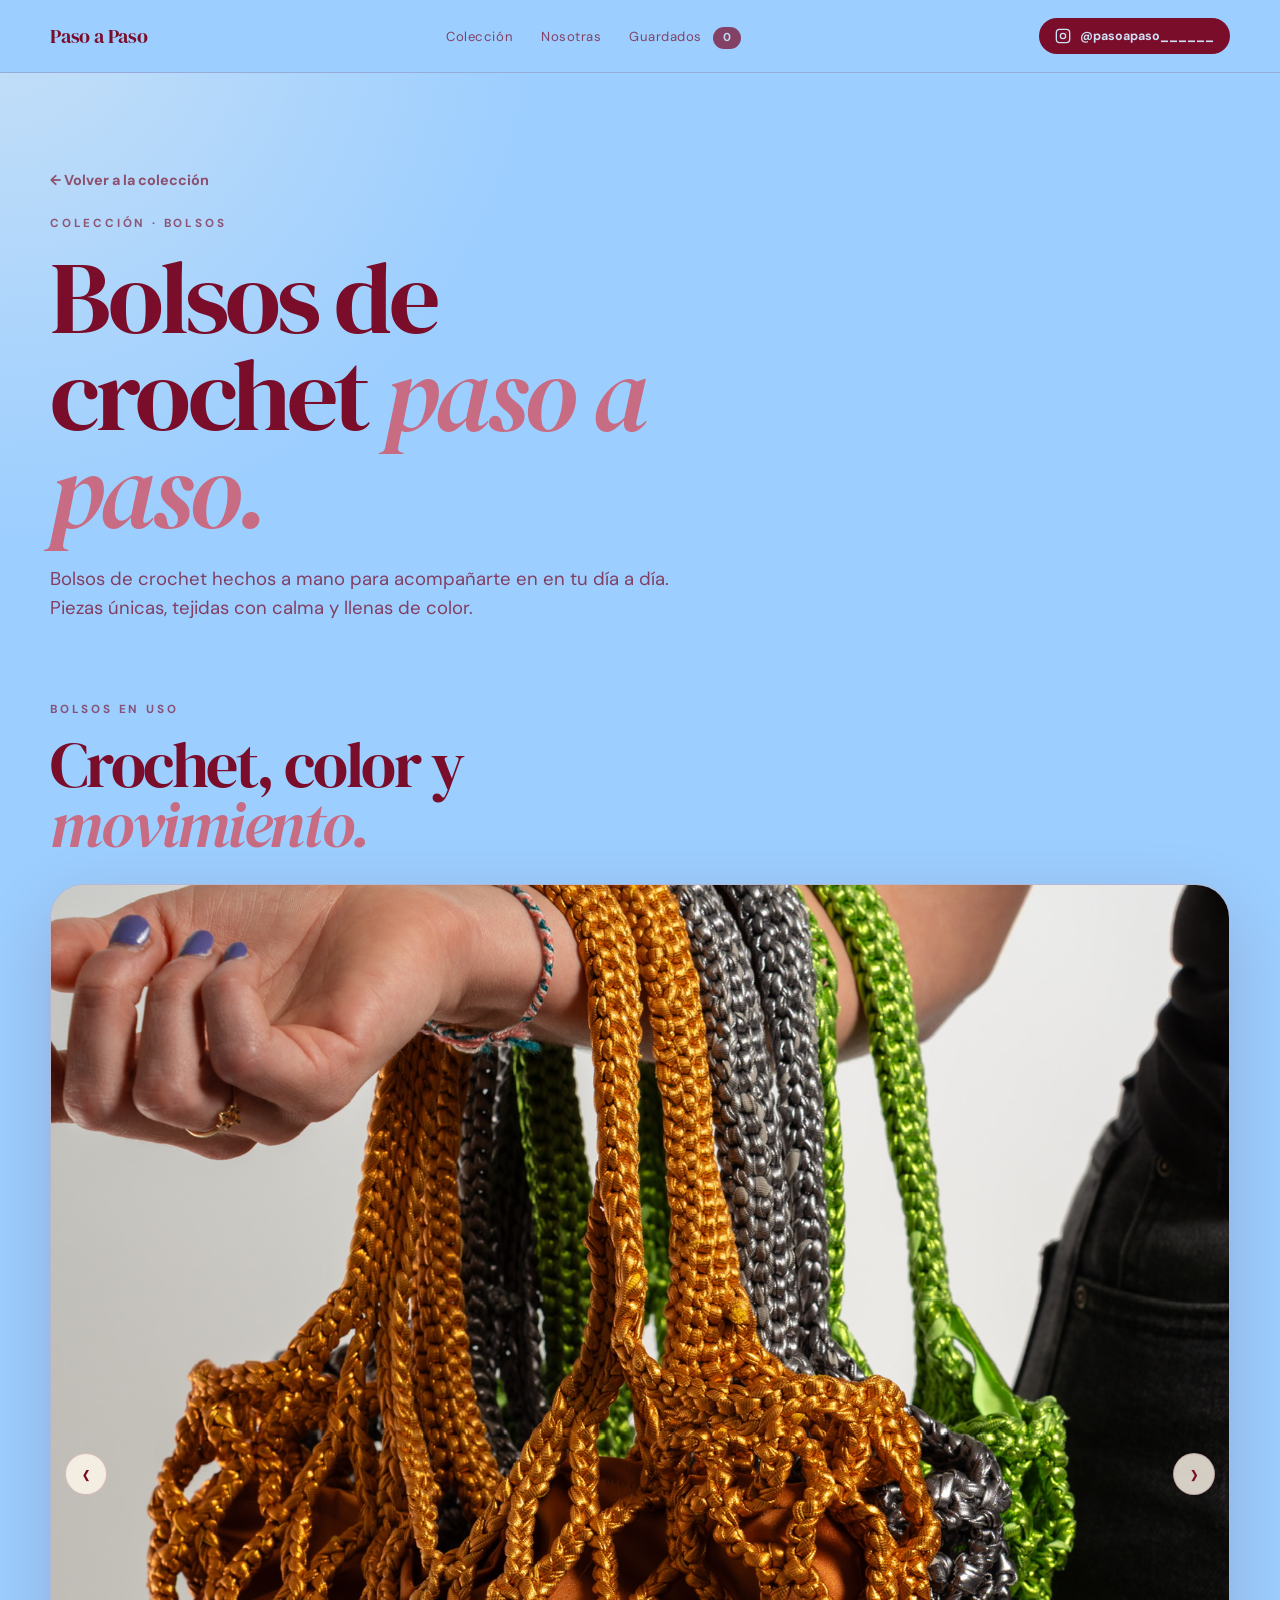
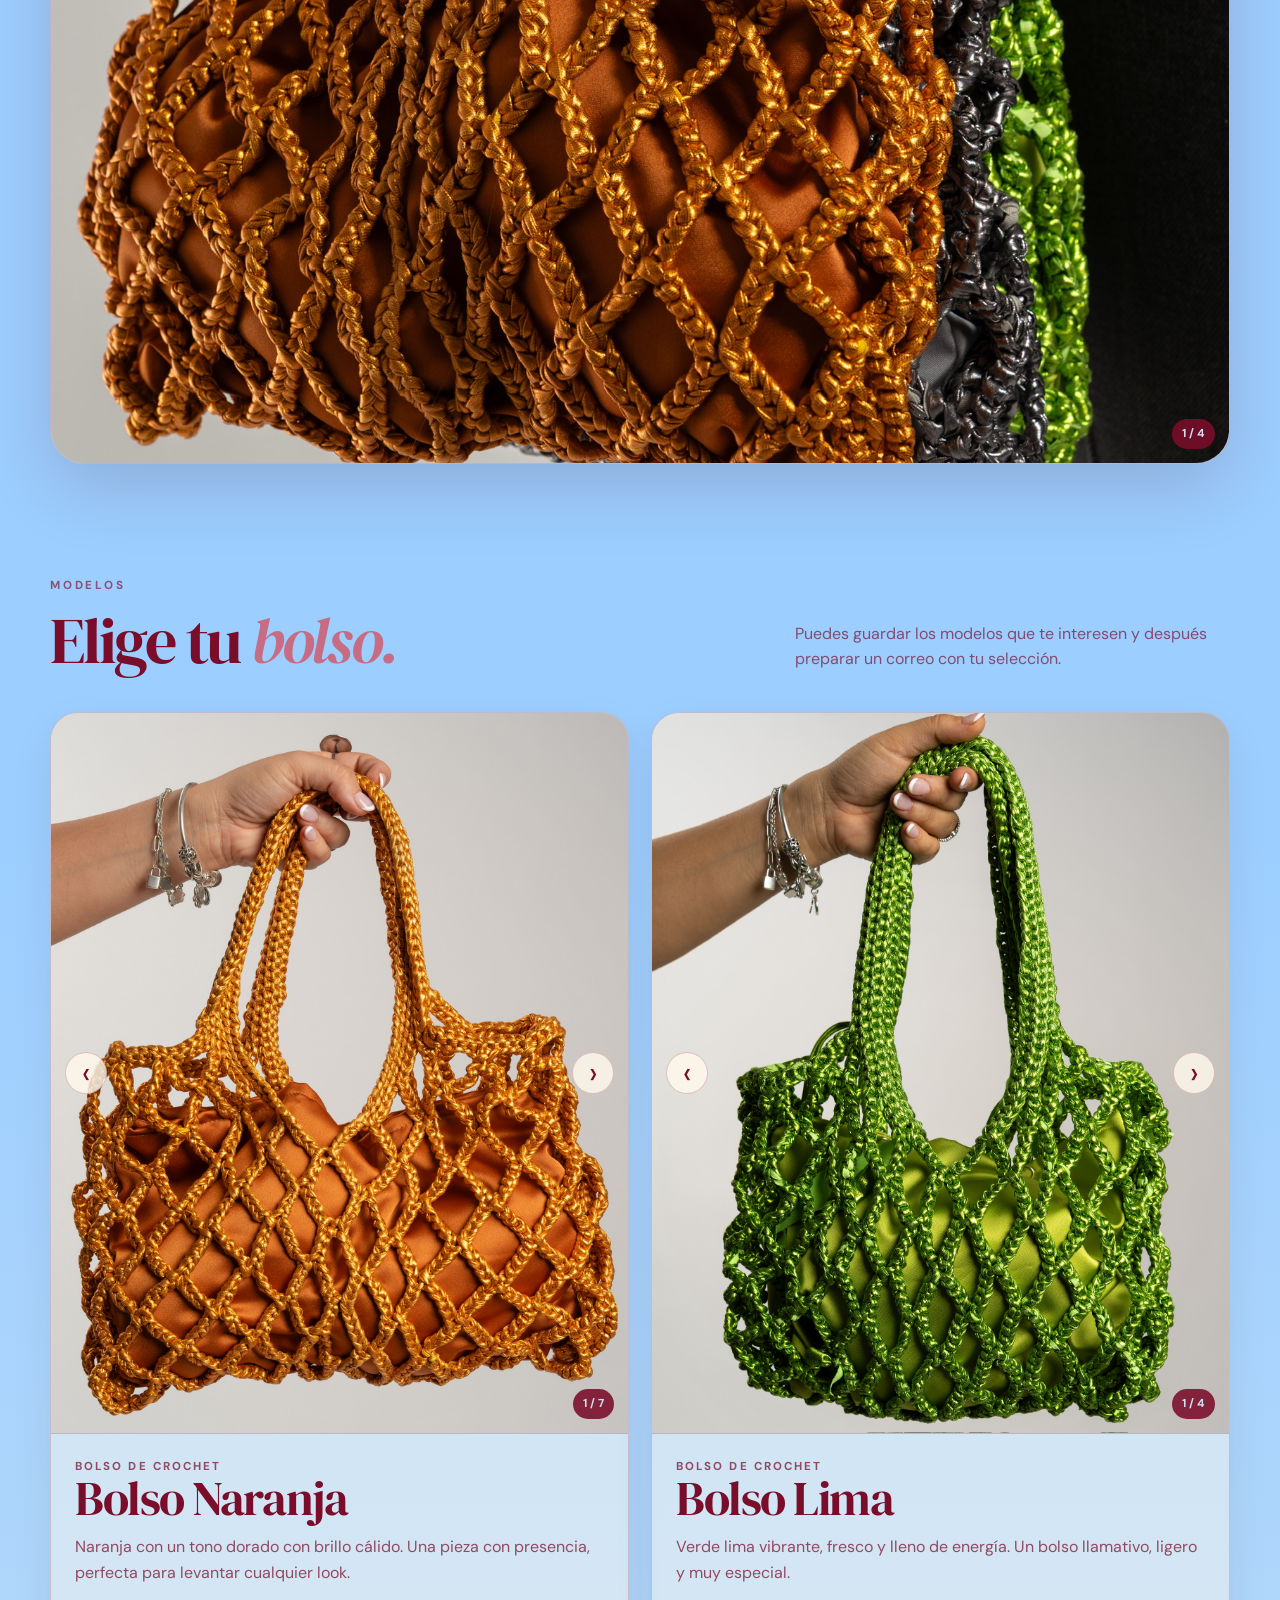
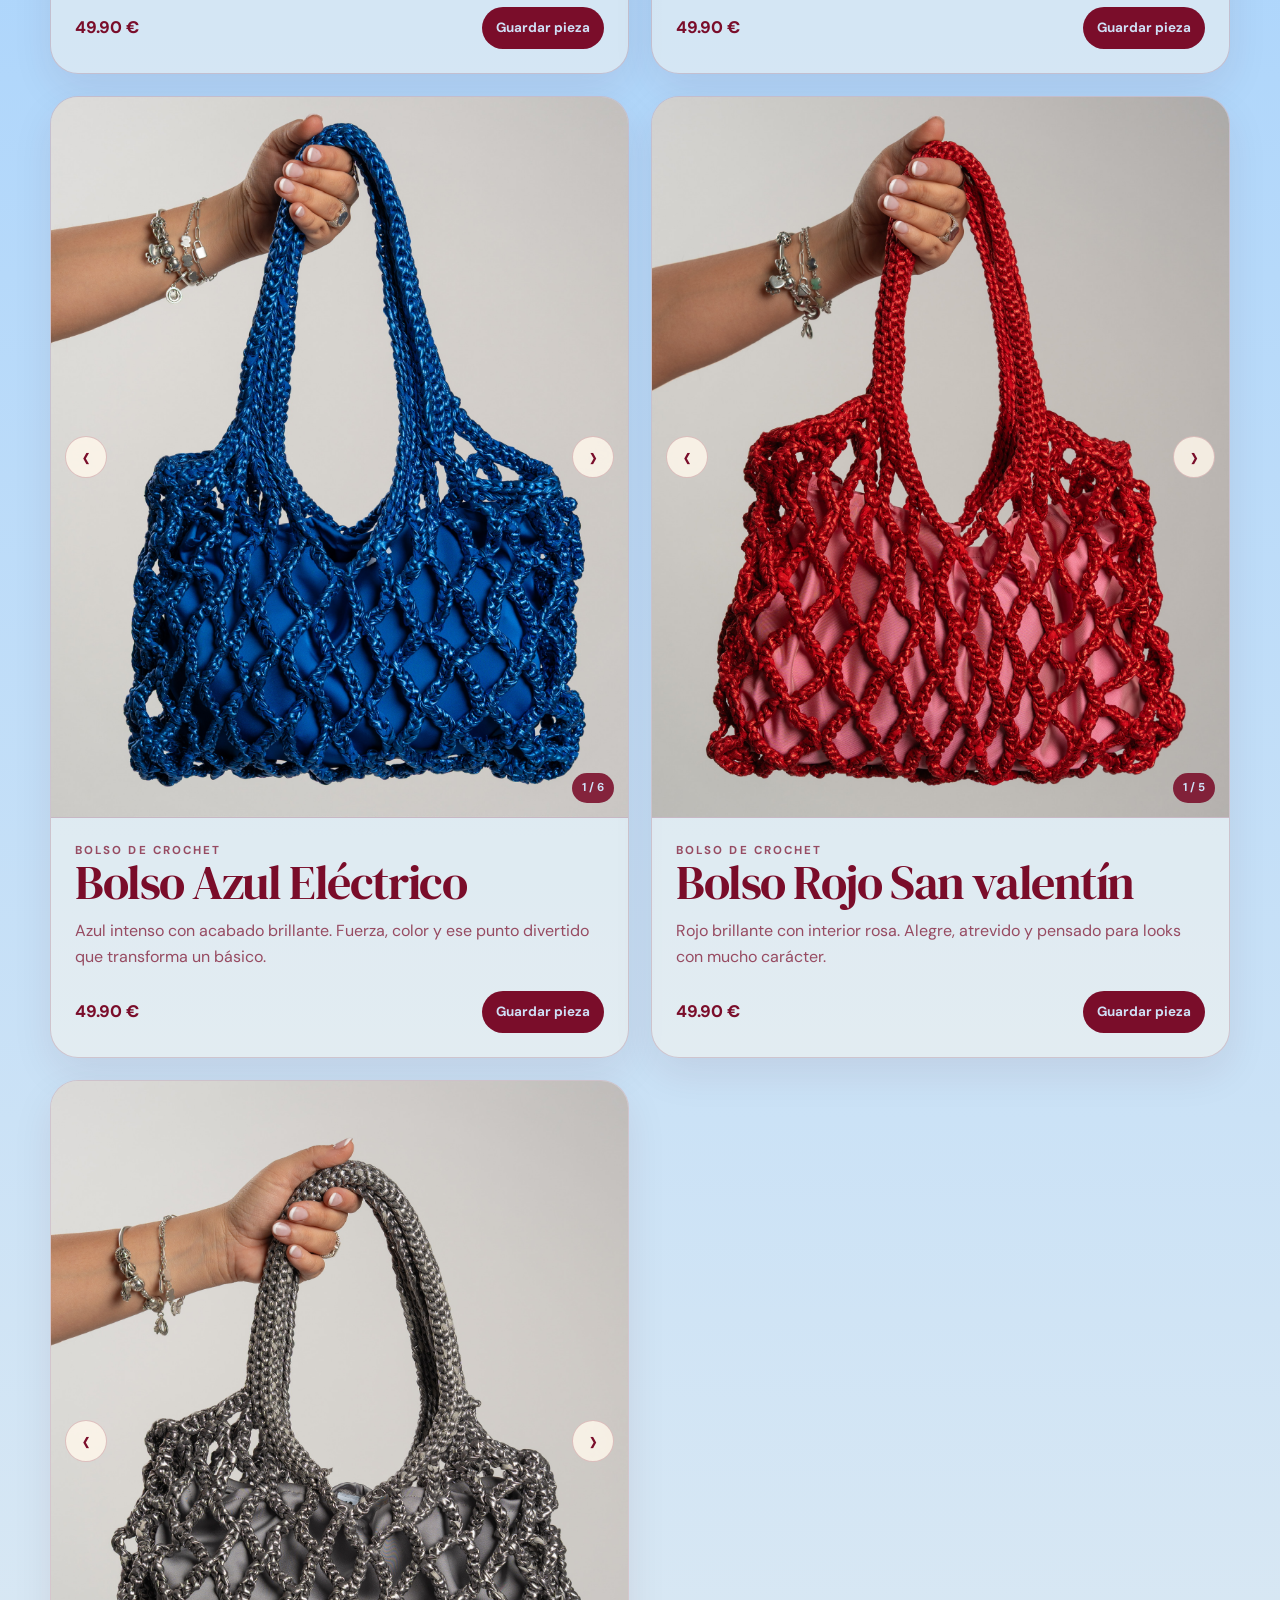
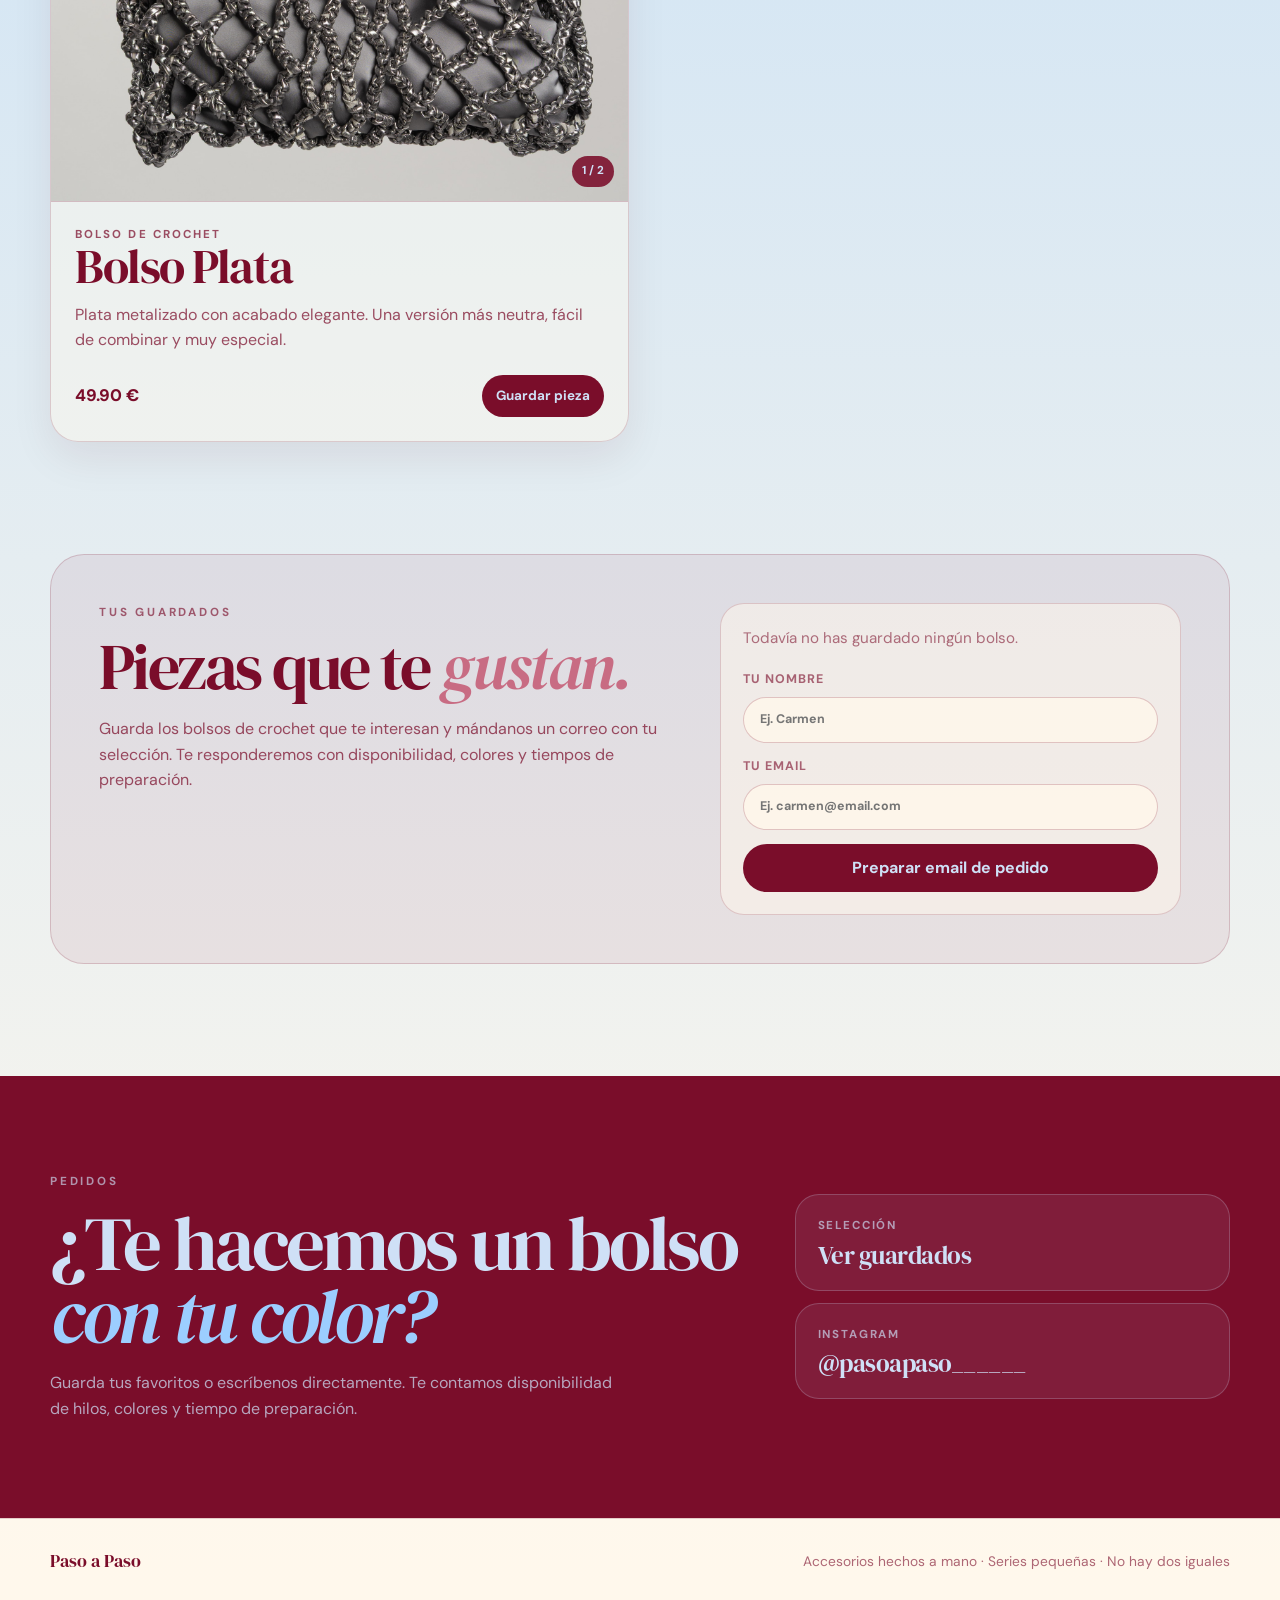
<file: bolsos.html>
<!DOCTYPE html>
<html lang="es">
<head>
  <meta charset="UTF-8" />
  <meta name="viewport" content="width=device-width, initial-scale=1.0" />

  <title>Bolsos de crochet — Paso a Paso</title>
  <meta name="description" content="Bolsos de crochet hechos a mano por Paso a Paso. Piezas ligeras, coloridas y únicas para diario, playa o mercado." />

  <link rel="preconnect" href="https://fonts.googleapis.com" />
  <link rel="preconnect" href="https://fonts.gstatic.com" crossorigin />
  <link href="https://fonts.googleapis.com/css2?family=DM+Serif+Display:ital@0;1&family=DM+Sans:ital,opsz,wght@0,9..40,300;0,9..40,400;0,9..40,500;0,9..40,700&display=swap" rel="stylesheet" />

  <style>

    :root {
      --azul: #9CCEFF;
      --azul-claro: #cfe0f6;
      --granate: #7a0d2a;
      --granate-oscuro: #4d0719;
      --granate-suave: #c86c83;
      --crema: #fff8ec;
      --tinta: #24030c;
      --borde: rgba(122, 13, 42, 0.18);
      --sombra: 0 24px 70px rgba(77, 7, 25, 0.16);
      --radio: 28px;
    }

    *, *::before, *::after { box-sizing: border-box; }
    html { scroll-behavior: smooth; }

    body {
      margin: 0;
      background:
        radial-gradient(circle at top left, rgba(255,248,236,0.42), transparent 34rem),
        linear-gradient(180deg, var(--azul) 0%, #9CCEFF 38%, var(--crema) 100%);
      color: var(--granate);
      font-family: 'DM Sans', system-ui, -apple-system, BlinkMacSystemFont, 'Segoe UI', sans-serif;
      font-size: 16px;
      line-height: 1.6;
      overflow-x: hidden;
    }

    img { display: block; max-width: 100%; }
    a { color: inherit; }
    button { font: inherit; }

    .site-header {
      position: sticky;
      top: 0;
      z-index: 20;
      background: #9CCEFF;
      backdrop-filter: blur(18px);
      border-bottom: 1px solid var(--borde);
    }

    .nav {
      width: min(1180px, calc(100% - 32px));
      margin: 0 auto;
      display: flex;
      align-items: center;
      justify-content: space-between;
      gap: 24px;
      padding: 18px 0;
    }

    .brand {
      font-family: 'DM Serif Display', Georgia, serif;
      font-size: 1.25rem;
      text-decoration: none;
      letter-spacing: -0.01em;
      white-space: nowrap;
    }

    .nav-links {
      display: flex;
      align-items: center;
      gap: 28px;
      list-style: none;
      margin: 0;
      padding: 0;
    }

    .nav-links a {
      text-decoration: none;
      font-size: 0.82rem;
      letter-spacing: 0.04em;
      opacity: 0.72;
      transition: opacity 180ms ease;
    }

    .nav-links a:hover,
    .nav-links a:focus-visible { opacity: 1; }

    .ig-link {
      display: inline-flex;
      align-items: center;
      justify-content: center;
      gap: 9px;
      padding: 10px 16px;
      border-radius: 999px;
      background: var(--granate);
      color: var(--azul-claro);
      text-decoration: none;
      font-size: 0.78rem;
      font-weight: 700;
      line-height: 1;
      transition: transform 180ms ease, background 180ms ease;
    }

    .ig-link:hover {
      transform: translateY(-2px);
      background: var(--granate-oscuro);
    }

    .icon { width: 16px; height: 16px; flex: 0 0 auto; }

    .saved-nav {
      display: inline-flex;
      align-items: center;
      justify-content: center;
      min-width: 28px;
      height: 22px;
      margin-left: 6px;
      padding: 0 8px;
      border-radius: 999px;
      background: var(--granate);
      color: var(--azul-claro);
      font-size: 0.72rem;
      font-weight: 700;
      letter-spacing: 0;
    }

    main { position: relative; }

    .page-hero {
      width: min(1180px, calc(100% - 32px));
      margin: 0 auto;
      padding: clamp(58px, 8vw, 94px) 0 clamp(42px, 6vw, 76px);
      display: grid;
      grid-template-columns: minmax(0, 0.95fr) minmax(280px, 0.55fr);
      gap: clamp(32px, 6vw, 74px);
      align-items: end;
    }

    .back-link {
      display: inline-flex;
      margin-bottom: 22px;
      text-decoration: none;
      font-size: 0.9rem;
      font-weight: 700;
      color: rgba(122, 13, 42, 0.68);
    }

    .back-link:hover { color: var(--granate); }

    .eyebrow {
      margin: 0 0 16px;
      font-size: 0.73rem;
      letter-spacing: 0.24em;
      text-transform: uppercase;
      font-weight: 700;
      opacity: 0.64;
    }

    .page-title,
    .section-title,
    .cta-title {
      font-family: 'DM Serif Display', Georgia, serif;
      font-weight: 400;
      letter-spacing: -0.04em;
      line-height: 0.95;
    }

    .page-title {
      max-width: 760px;
      margin: 0;
      font-size: clamp(3.3rem, 8vw, 7.4rem);
    }

    .page-title em,
    .section-title em,
    .cta-title em {
      font-style: italic;
      color: var(--granate-suave);
    }

    .cta-title em.cta-highlight { color: var(--azul); }

    .page-copy {
      max-width: 620px;
      margin: 24px 0 0;
      font-size: clamp(1rem, 1.45vw, 1.18rem);
      color: rgba(122, 13, 42, 0.74);
    }

    .page-note {
      padding: 26px;
      border-radius: var(--radio);
      border: 1px solid var(--borde);
      background: rgba(255, 248, 236, 0.36);
      box-shadow: 0 16px 42px rgba(77, 7, 25, 0.08);
    }

    .page-note strong { display: block; margin-bottom: 10px; font-size: 1rem; }
    .page-note p { margin: 0; color: rgba(122, 13, 42, 0.68); font-size: 0.95rem; }

    .section,
    .mix-section,
    .products-section,
    .saved-section {
      width: min(1180px, calc(100% - 32px));
      margin: 0 auto;
      padding: 0 0 clamp(72px, 9vw, 112px);
    }

    .section-head,
    .products-head {
      display: grid;
      grid-template-columns: minmax(0, 0.9fr) minmax(260px, 0.55fr);
      gap: 32px;
      align-items: end;
      margin-bottom: 28px;
    }

    .section-title { margin: 0; font-size: clamp(2.2rem, 5vw, 4.4rem); }
    .section-copy, .products-tip { margin: 0; color: rgba(122, 13, 42, 0.68); font-size: 1rem; }

    .featured-carousel {
      position: relative;
      overflow: hidden;
      border-radius: 34px;
      border: 1px solid var(--borde);
      box-shadow: var(--sombra);
      background: rgba(255, 248, 236, 0.38);
      aspect-ratio: 1/1;
    }

    .products-grid {
      display: grid;
      grid-template-columns: repeat(2, minmax(0, 1fr));
      gap: 22px;
      margin-top: 40px;
    }

    .product-actions {
      display: flex;
      align-items: center;
      justify-content: space-between;
      gap: 16px;
      margin-top: auto;
      padding-top: 22px;
    }

    .product-price {
      font-size: 1.05rem;
      font-weight: 800;
      color: var(--granate);
      white-space: nowrap;
    }

    .product-actions .product-link {
      margin-top: 0;
    }
    .product-card {
      display: flex;
      min-height: 100%;
      flex-direction: column;
      overflow: hidden;
      border-radius: var(--radio);
      background: rgba(255, 248, 236, 0.46);
      border: 1px solid var(--borde);
      box-shadow: 0 16px 42px rgba(77, 7, 25, 0.08);
      transition: transform 180ms ease, box-shadow 180ms ease, background 180ms ease;
    }

    .product-card:hover {
      transform: translateY(-5px);
      box-shadow: var(--sombra);
      background: rgba(255, 248, 236, 0.62);
    }

    .product-carousel {
      position: relative;
      aspect-ratio: 4 / 5;
      overflow: hidden;
      background: rgba(122, 13, 42, 0.06);
      border-bottom: 1px solid var(--borde);
    }

    .carousel-track,
    .carousel-slide { width: 100%; height: 100%; }
    .carousel-slide { display: none; }
    .carousel-slide.is-active { display: block; }

    .carousel-slide img {
      width: 100%;
      height: 100%;
      object-fit: cover;
    }

    .photo-placeholder {
      width: 100%;
      height: 100%;
      display: grid;
      place-items: center;
      text-align: center;
      padding: 28px;
      color: rgba(122, 13, 42, 0.48);
      font-size: 0.8rem;
      font-weight: 700;
      letter-spacing: 0.16em;
      text-transform: uppercase;
      background:
        linear-gradient(135deg, rgba(255,248,236,0.34), rgba(122,13,42,0.08)),
        #9CCEFF;
    }

    .carousel-btn {
      position: absolute;
      top: 50%;
      z-index: 3;
      transform: translateY(-50%);
      width: 42px;
      height: 42px;
      border: 1px solid rgba(122, 13, 42, 0.22);
      border-radius: 50%;
      background: rgba(255, 248, 236, 0.82);
      color: var(--granate);
      font-size: 2rem;
      line-height: 1;
      cursor: pointer;
      display: grid;
      place-items: center;
      transition: transform 180ms ease, background 180ms ease;
    }

    .carousel-btn:hover {
      background: var(--crema);
      transform: translateY(-50%) scale(1.05);
    }

    .carousel-prev { left: 14px; }
    .carousel-next { right: 14px; }

    .carousel-count {
      position: absolute;
      right: 14px;
      bottom: 14px;
      z-index: 3;
      padding: 6px 10px;
      border-radius: 999px;
      background: rgba(122, 13, 42, 0.88);
      color: var(--azul-claro);
      font-size: 0.72rem;
      font-weight: 700;
    }

    .product-info {
      flex: 1;
      display: flex;
      flex-direction: column;
      padding: 24px;
    }

    .product-kicker {
      margin: 0 0 8px;
      font-size: 0.72rem;
      letter-spacing: 0.18em;
      text-transform: uppercase;
      font-weight: 700;
      color: rgba(122, 13, 42, 0.58);
    }

    .product-info h3 {
      margin: 0 0 12px;
      font-family: 'DM Serif Display', Georgia, serif;
      font-size: clamp(2rem, 4vw, 3rem);
      line-height: 0.95;
      font-weight: 400;
      letter-spacing: -0.03em;
      color: var(--granate);
    }

    .product-info p { margin: 0; color: rgba(122, 13, 42, 0.72); }

    .product-link {
      display: inline-flex;
      align-items: center;
      justify-content: center;
      width: fit-content;
      margin-top: 22px;
      padding: 10px 14px;
      border: 0;
      border-radius: 999px;
      background: var(--granate);
      color: var(--azul-claro);
      font-weight: 700;
      font-size: 0.84rem;
      text-decoration: none;
      cursor: pointer;
      transition: background 180ms ease, transform 180ms ease;
    }

    .product-link:hover { background: var(--granate-oscuro); transform: translateY(-2px); }
    .product-link.is-saved { background: var(--granate-oscuro); }

    .saved-panel {
      display: grid;
      grid-template-columns: minmax(0, 0.9fr) minmax(300px, 0.7fr);
      gap: 28px;
      align-items: start;
      padding: clamp(28px, 5vw, 48px);
      border-radius: 34px;
      background: rgba(122, 13, 42, 0.07);
      border: 1px solid var(--borde);
    }

    .saved-copy { max-width: 56ch; margin: 18px 0 0; color: rgba(122, 13, 42, 0.72); }

    .saved-box {
      padding: 22px;
      border-radius: 24px;
      background: rgba(255, 248, 236, 0.52);
      border: 1px solid var(--borde);
    }

    .saved-empty { color: rgba(122, 13, 42, 0.58); font-size: 0.95rem; }

    .saved-list {
      display: grid;
      gap: 10px;
      list-style: none;
      padding: 0;
      margin: 0 0 20px;
    }

    .saved-list:empty { margin: 0; }

    .saved-item {
      display: flex;
      align-items: center;
      justify-content: space-between;
      gap: 12px;
      padding: 12px 14px;
      border-radius: 16px;
      background: rgba(255, 248, 236, 0.72);
      border: 1px solid rgba(122, 13, 42, 0.14);
      color: var(--granate);
      font-weight: 700;
    }

    .saved-remove {
      border: 0;
      background: transparent;
      color: rgba(122, 13, 42, 0.58);
      cursor: pointer;
      font-size: 0.82rem;
      font-weight: 700;
    }

    .saved-remove:hover { color: var(--granate); text-decoration: underline; }

    .order-form {
      display: grid;
      gap: 14px;
      margin-top: 20px;
    }

    .order-form label {
      display: grid;
      gap: 7px;
      font-size: 0.78rem;
      letter-spacing: 0.08em;
      text-transform: uppercase;
      font-weight: 700;
      color: rgba(122, 13, 42, 0.62);
    }

    .order-form input {
      width: 100%;
      min-height: 46px;
      border: 1px solid rgba(122, 13, 42, 0.22);
      border-radius: 999px;
      padding: 0 16px;
      background: rgba(255, 248, 236, 0.8);
      color: var(--granate);
      font: inherit;
      outline: none;
    }

    .order-form input:focus { border-color: var(--granate); }

    .order-button {
      min-height: 48px;
      border: 0;
      border-radius: 999px;
      background: var(--granate);
      color: var(--azul-claro);
      font: inherit;
      font-weight: 700;
      cursor: pointer;
      transition: transform 180ms ease, background 180ms ease;
      display: inline-flex;
      align-items: center;
      justify-content: center;
      text-align: center;
      white-space: nowrap;
    }

    .order-button:hover { transform: translateY(-2px); background: var(--granate-oscuro); }

    .email-preview {
      margin-top: 20px;
      padding: 18px;
      border-radius: 20px;
      background: rgba(255, 248, 236, 0.76);
      border: 1px solid rgba(122, 13, 42, 0.16);
    }

    .email-preview-title {
      margin: 0 0 12px;
      font-weight: 700;
      color: var(--granate);
    }

    .email-preview pre {
      margin: 0;
      white-space: pre-wrap;
      font: inherit;
      color: rgba(122, 13, 42, 0.72);
      background: rgba(156, 206, 255, 0.22);
      border-radius: 16px;
      padding: 14px;
    }

    .email-actions {
      display: grid;
      grid-template-columns: 1fr 1fr;
      gap: 10px;
      margin-top: 14px;
    }

    .order-link { text-decoration: none; }

    .order-button-secondary {
      background: rgba(122, 13, 42, 0.12);
      color: var(--granate);
    }

    .order-button-secondary:hover { background: rgba(122, 13, 42, 0.18); }

    .cta-band { background: var(--granate); color: var(--azul-claro); }

    .cta-inner {
      width: min(1180px, calc(100% - 32px));
      margin: 0 auto;
      padding: clamp(58px, 8vw, 96px) 0;
      display: grid;
      grid-template-columns: minmax(0, 0.9fr) minmax(260px, 0.55fr);
      gap: 32px;
      align-items: center;
    }

    .cta-title { margin: 0; font-size: clamp(2.6rem, 6vw, 5.2rem); }
    .cta-text { margin: 18px 0 0; color: rgba(207, 224, 246, 0.72); max-width: 52ch; }
    .cta-actions { display: grid; gap: 12px; }

    .cta-card {
      display: block;
      padding: 22px;
      border-radius: 24px;
      background: rgba(207, 224, 246, 0.08);
      border: 1px solid rgba(207, 224, 246, 0.22);
      text-decoration: none;
      transition: transform 180ms ease, background 180ms ease;
    }

    .cta-card:hover { transform: translateY(-3px); background: rgba(207, 224, 246, 0.12); }

    .cta-label {
      display: block;
      margin-bottom: 6px;
      font-size: 0.72rem;
      letter-spacing: 0.16em;
      text-transform: uppercase;
      opacity: 0.66;
      font-weight: 700;
    }

    .cta-value {
      display: block;
      font-family: 'DM Serif Display', Georgia, serif;
      font-size: 1.55rem;
      letter-spacing: -0.02em;
      line-height: 1.05;
    }

    .site-footer {
      border-top: 1px solid var(--borde);
      padding: 28px 0;
      background: rgba(255, 248, 236, 0.42);
    }

    .footer-inner {
      width: min(1180px, calc(100% - 32px));
      margin: 0 auto;
      display: flex;
      align-items: center;
      justify-content: space-between;
      gap: 20px;
      flex-wrap: wrap;
      color: rgba(122, 13, 42, 0.62);
      font-size: 0.86rem;
    }

    .footer-brand {
      font-family: 'DM Serif Display', Georgia, serif;
      font-size: 1.1rem;
      color: var(--granate);
    }

    @media (max-width: 980px) {
      .page-hero,
      .section-head,
      .products-head,
      .saved-panel,
      .cta-inner { grid-template-columns: 1fr; }
    }

    @media (max-width: 760px) {
      .products-grid { grid-template-columns: 1fr; }
    }

    @media (max-width: 680px) {
      .nav { padding: 14px 0; }
      .nav-links { display: none; }
      .ig-link { padding: 10px 12px; font-size: 0; gap: 0; }
      .ig-link .icon { margin: 0; }
      .page-title { font-size: clamp(3rem, 15vw, 5rem); }
      .product-link { width: 100%; }
      .cta-value { font-size: 1.28rem; }
      .email-actions { grid-template-columns: 1fr; }
    }
    @media (max-width: 680px) {
      .product-actions {
        align-items: stretch;
      }

      .product-actions .product-link {
        width: 100%;
      }

      .product-price {
        padding-top: 10px;
      }
    }
    @media (max-width: 980px) {
      .featured-carousel {
        aspect-ratio: 1/1;
      }
    }


    /* Bolsos: carrusel inicial con guardar */
    .featured-carousel.has-save {
      aspect-ratio: 16 / 9;
    }

    .featured-save-panel {
      position: absolute;
      left: clamp(16px, 3vw, 30px);
      bottom: clamp(16px, 3vw, 30px);
      z-index: 4;
      max-width: min(430px, calc(100% - 32px));
      padding: clamp(16px, 2.4vw, 24px);
      border-radius: 26px;
      background: rgba(255, 248, 236, 0.84);
      border: 1px solid rgba(122, 13, 42, 0.18);
      box-shadow: 0 18px 44px rgba(77, 7, 25, 0.18);
      backdrop-filter: blur(12px);
    }

    .featured-save-panel .product-kicker { margin-bottom: 5px; }

    .featured-save-panel h3 {
      margin: 0 0 8px;
      font-family: 'DM Serif Display', Georgia, serif;
      font-size: clamp(2rem, 4vw, 3.2rem);
      line-height: 0.9;
      font-weight: 400;
      letter-spacing: -0.03em;
      color: var(--granate);
    }

    .featured-save-panel p {
      margin: 0;
      color: rgba(122, 13, 42, 0.72);
    }

    .featured-save-actions {
      display: flex;
      align-items: center;
      justify-content: space-between;
      gap: 14px;
      margin-top: 18px;
      flex-wrap: wrap;
    }

    .featured-save-actions .product-link { margin-top: 0; }

    @media (max-width: 680px) {
      .featured-carousel.has-save { aspect-ratio: 4 / 5; }
      .featured-save-panel {
        position: absolute;
        right: 14px;
        left: 14px;
        bottom: 14px;
        max-width: none;
      }
    }

  </style>
</head>

<body>
  <header class="site-header">
    <nav class="nav" aria-label="Navegación principal">
      <a href="index.html" class="brand">Paso a Paso</a>

      <ul class="nav-links">
        <li><a href="index.html#coleccion">Colección</a></li>
        <li><a href="index.html#nosotras">Nosotras</a></li>
        <li><a href="#guardados">Guardados <span id="saved-count" class="saved-nav">0</span></a></li>
      </ul>

      <a href="https://www.instagram.com/pasoapaso______/" target="_blank" rel="noopener" class="ig-link" aria-label="Abrir Instagram de Paso a Paso">
        <svg class="icon" viewBox="0 0 24 24" fill="none" stroke="currentColor" stroke-width="2" stroke-linecap="round" stroke-linejoin="round" aria-hidden="true">
          <rect x="2" y="2" width="20" height="20" rx="5" ry="5"/>
          <circle cx="12" cy="12" r="4"/>
          <circle cx="17.5" cy="6.5" r="0.5" fill="currentColor" stroke="none"/>
        </svg>
        @pasoapaso______
      </a>
    </nav>
  </header>

  <main>
    <section class="page-hero" aria-labelledby="page-title">
      <div>
        <a class="back-link" href="index.html#coleccion">← Volver a la colección</a>
        <p class="eyebrow">Colección · Bolsos</p>
        <h1 id="page-title" class="page-title">Bolsos de crochet <em>paso a paso.</em></h1>
        <p class="page-copy">Bolsos de crochet hechos a mano para acompañarte en en tu día a día. Piezas únicas, tejidas con calma y llenas de color.</p>
      </div>

      
    </section>

    <section class="mix-section" aria-labelledby="mix-title">
      <div class="section-head">
        <div>
          <p class="eyebrow">Bolsos en uso</p>
          <h2 id="mix-title" class="section-title">Crochet, color y <em>movimiento.</em></h2>
        </div>
      </div>

      <div class="featured-carousel" data-carousel>
        <div class="carousel-track">
          <div class="carousel-slide is-active">
            <img src="bolsos/IMG_6812.JPG" alt="bolsos izq" />
          </div>
          <div class="carousel-slide">
           <img src="bolsos/IMG_6828.JPG" alt="bolsos dere" />
          </div>
          <div class="carousel-slide">
           <img src="bolsos/IMG_9402.JPG" alt="bolsos azul y naranja" />
          </div>
          <div class="carousel-slide">
           <img src="bolsos/IMG_7545.JPG" alt="bolsos suelo" />
          </div>
        </div>

        <button class="carousel-btn carousel-prev" type="button" data-carousel-prev aria-label="Imagen anterior">‹</button>
        <button class="carousel-btn carousel-next" type="button" data-carousel-next aria-label="Imagen siguiente">›</button>
        <span class="carousel-count">1 / 6</span>
      </div>
    </section>

    <section class="products-section" aria-labelledby="products-title">
      <div class="products-head">
        <div>
          <p class="eyebrow">Modelos</p>
          <h2 id="products-title" class="section-title">Elige tu <em>bolso.</em></h2>
        </div>
        <p class="products-tip"> Puedes guardar los modelos que te interesen y después preparar un correo con tu selección.</p>
      </div>

      <div class="products-grid">
        <article class="product-card">
          <div class="product-carousel" data-carousel>
            <div class="carousel-track">
              <div class="carousel-slide is-active">
                <img src="bolsos/IMG_6789.JPG" alt="Bolso Cobre de crochet en estudio" data-fallback="Bolso Cobre 1" />
              </div>
              <div class="carousel-slide">
                <img src="bolsos/IMG_6833.JPG" alt="Bolso Cobre de crochet en uso, detalle lateral" data-fallback="Bolso Cobre 2" />
              </div>
              <div class="carousel-slide">
                <img src="bolsos/IMG_6824.JPG" alt="Bolso Cobre llevado al hombro" data-fallback="Bolso Cobre 4" />
              </div>
              <div class="carousel-slide">
                <img src="bolsos/IMG_1409.JPG" alt="Bolso Cobre en la playa" data-fallback="Bolso Cobre 5" />
              </div>
              <div class="carousel-slide">
                <img src="bolsos/IMG_1403.JPG" alt="Bolso Cobre en look de playa" data-fallback="Bolso Cobre 6" />
              </div>
              <div class="carousel-slide">
                <img src="bolsos/IMG_0041.JPG" alt="Bolso Cobre en espejo" data-fallback="Bolso Cobre 7" />
              </div>
              <div class="carousel-slide">
                <img src="bolsos/IMG_0465.JPG" alt="Bolso Cobre en look de noche" data-fallback="Bolso Cobre 8" />
              </div>
            </div>

            <button class="carousel-btn carousel-prev" type="button" data-carousel-prev aria-label="Imagen anterior">‹</button>
            <button class="carousel-btn carousel-next" type="button" data-carousel-next aria-label="Imagen siguiente">›</button>
            <span class="carousel-count">1 / 8</span>
          </div>

          <div class="product-info">
            <p class="product-kicker">Bolso de crochet</p>
            <h3>Bolso Naranja</h3>
            <p>Naranja con un tono dorado con brillo cálido. Una pieza con presencia, perfecta para levantar cualquier look.</p>
            <div class="product-actions">
              <strong class="product-price">49.90 €</strong>
              <button class="product-link product-save" type="button" data-product="Bolso Naranja — 49.90 €">Guardar pieza</button>
            </div>
          </div>
        </article>
        <article class="product-card">
          <div class="product-carousel" data-carousel>
            <div class="carousel-track">
              <div class="carousel-slide is-active">
                <img src="bolsos/IMG_6790.JPG" alt="Bolso Lima de crochet en estudio" data-fallback="Bolso Lima 1" />
              </div>
              <div class="carousel-slide">
                <img src="bolsos/IMG_6836.JPG" alt="Bolso Lima llevado al hombro" data-fallback="Bolso Lima 2" />
              </div>
              <div class="carousel-slide">
                <img src="bolsos/IMG_6816.JPG" alt="Detalle del Bolso Lima en uso" data-fallback="Bolso Lima 3" />
              </div>
        
              <div class="carousel-slide">
                <img src="bolsos/IMG_6791.JPG" alt="Detalle de textura del Bolso Lima" data-fallback="Bolso Lima 5" />
              </div>
            </div>

            <button class="carousel-btn carousel-prev" type="button" data-carousel-prev aria-label="Imagen anterior">‹</button>
            <button class="carousel-btn carousel-next" type="button" data-carousel-next aria-label="Imagen siguiente">›</button>
            <span class="carousel-count">1 / 5</span>
          </div>

          <div class="product-info">
            <p class="product-kicker">Bolso de crochet</p>
            <h3>Bolso Lima</h3>
            <p>Verde lima vibrante, fresco y lleno de energía. Un bolso llamativo, ligero y muy especial.</p>
            <div class="product-actions">
              <strong class="product-price">49.90 €</strong>
              <button class="product-link product-save" type="button" data-product="Bolso Lima — 49.90 €">Guardar pieza</button>
            </div>
          </div>
        </article>
        <article class="product-card">
          <div class="product-carousel" data-carousel>
            <div class="carousel-track">
              <div class="carousel-slide is-active">
                <img src="bolsos/IMG_6785.JPG" alt="Bolso Azul Eléctrico de crochet en estudio" data-fallback="Bolso Azul Eléctrico 1" />
              </div>
              <div class="carousel-slide">
                <img src="bolsos/IMG_6815.JPG" alt="Bolso Azul Eléctrico presentado de frente" data-fallback="Bolso Azul Eléctrico 2" />
              </div>
              <div class="carousel-slide">
                <img src="bolsos/IMG_6829.JPG" alt="Bolso Azul Eléctrico llevado al hombro" data-fallback="Bolso Azul Eléctrico 3" />
              </div>
              <div class="carousel-slide">
                <img src="bolsos/IMG_6831.JPG" alt="Detalle del Bolso Azul Eléctrico en mano" data-fallback="Bolso Azul Eléctrico 4" />
              </div>
              <div class="carousel-slide">
                <img src="bolsos/IMG_6819.JPG" alt="Etiqueta interior del Bolso Azul Eléctrico" data-fallback="Bolso Azul Eléctrico 5" />
              </div>
              <div class="carousel-slide">
                <img src="bolsos/IMG_4634.JPG" alt="Bolso Azul Eléctrico en look de calle" data-fallback="Bolso Azul Eléctrico 6" />
              </div>
            </div>

            <button class="carousel-btn carousel-prev" type="button" data-carousel-prev aria-label="Imagen anterior">‹</button>
            <button class="carousel-btn carousel-next" type="button" data-carousel-next aria-label="Imagen siguiente">›</button>
            <span class="carousel-count">1 / 6</span>
          </div>

          <div class="product-info">
            <p class="product-kicker">Bolso de crochet</p>
            <h3>Bolso Azul Eléctrico</h3>
            <p>Azul intenso con acabado brillante. Fuerza, color y ese punto divertido que transforma un básico.</p>
            <div class="product-actions">
              <strong class="product-price">49.90 €</strong>
              <button class="product-link product-save" type="button" data-product="Bolso Azul Eléctrico — 49.90 €">Guardar pieza</button>
            </div>
          </div>
        </article>
        <article class="product-card">
          <div class="product-carousel" data-carousel>
            <div class="carousel-track">
              <div class="carousel-slide is-active">
                <img src="bolsos/IMG_6803.JPG" alt="Bolso Rojo Rubí de crochet en estudio" data-fallback="Bolso Rojo Rubí 1" />
              </div>
              <div class="carousel-slide">
                <img src="bolsos/IMG_6821.JPG" alt="Bolso Rojo Rubí llevado al hombro" data-fallback="Bolso Rojo Rubí 2" />
              </div>
              <div class="carousel-slide">
                <img src="bolsos/IMG_6820.JPG" alt="Detalle del asa del Bolso Rojo Rubí" data-fallback="Bolso Rojo Rubí 3" />
              </div>
              <div class="carousel-slide">
                <img src="bolsos/IMG_6814.JPG" alt="Bolso Rojo Rubí levantado en alto" data-fallback="Bolso Rojo Rubí 4" />
              </div>
              <div class="carousel-slide">
                <img src="bolsos/IMG_6788.JPG" alt="Detalle de textura del Bolso Rojo Rubí" data-fallback="Bolso Rojo Rubí 5" />
              </div>
            </div>

            <button class="carousel-btn carousel-prev" type="button" data-carousel-prev aria-label="Imagen anterior">‹</button>
            <button class="carousel-btn carousel-next" type="button" data-carousel-next aria-label="Imagen siguiente">›</button>
            <span class="carousel-count">1 / 5</span>
          </div>

          <div class="product-info">
            <p class="product-kicker">Bolso de crochet</p>
            <h3>Bolso Rojo San valentín</h3>
            <p>Rojo brillante con interior rosa. Alegre, atrevido y pensado para looks con mucho carácter.</p>
            <div class="product-actions">
              <strong class="product-price">49.90 €</strong>
              <button class="product-link product-save" type="button" data-product="Bolso Rojo Rubí — 49.90 €">Guardar pieza</button>
            </div>
          </div>
        </article>
        <article class="product-card">
          <div class="product-carousel" data-carousel>
            <div class="carousel-track">
              <div class="carousel-slide is-active">
                <img src="bolsos/IMG_6818.JPG" alt="Bolso Plata de crochet en estudio" data-fallback="Bolso Plata 1" />
              </div>
              <div class="carousel-slide">
                <img src="bolsos/IMG_6787.JPG" alt="Detalle de etiqueta del Bolso Plata" data-fallback="Bolso Plata 2" />
              </div>
            </div>

            <button class="carousel-btn carousel-prev" type="button" data-carousel-prev aria-label="Imagen anterior">‹</button>
            <button class="carousel-btn carousel-next" type="button" data-carousel-next aria-label="Imagen siguiente">›</button>
            <span class="carousel-count">1 / 2</span>
          </div>

          <div class="product-info">
            <p class="product-kicker">Bolso de crochet</p>
            <h3>Bolso Plata</h3>
            <p>Plata metalizado con acabado elegante. Una versión más neutra, fácil de combinar y muy especial.</p>
            <div class="product-actions">
              <strong class="product-price">49.90 €</strong>
              <button class="product-link product-save" type="button" data-product="Bolso Plata — 49.90 €">Guardar pieza</button>
            </div>
          </div>
        </article>
      </div>
    </section>

    <section id="guardados" class="saved-section" aria-labelledby="saved-title">
      <div class="saved-panel">
        <div>
          <p class="eyebrow">Tus guardados</p>
          <h2 id="saved-title" class="section-title">Piezas que te <em>gustan.</em></h2>
          <p class="saved-copy">
            Guarda los bolsos de crochet que te interesan y mándanos un correo con tu selección. Te responderemos con disponibilidad, colores y tiempos de preparación.
          </p>
        </div>

        <div class="saved-box">
          <div id="saved-empty" class="saved-empty">Todavía no has guardado ningún bolso.</div>
          <ul id="saved-list" class="saved-list" aria-label="Bolsos guardados"></ul>

          <form id="order-form" class="order-form">
            <label>
              Tu nombre
              <input type="text" id="customer-name" name="name" placeholder="Ej. Carmen" required />
            </label>

            <label>
              Tu email
              <input type="email" id="customer-email" name="email" placeholder="Ej. carmen@email.com" required />
            </label>

            <button class="order-button" type="submit">Preparar email de pedido</button>
          </form>

          <div id="email-preview" class="email-preview" hidden>
            <p class="email-preview-title">Email preparado</p>
            <pre id="email-body-preview"></pre>

            <div class="email-actions">
              <a id="open-email-link" class="order-button order-link" href="#">Enviar</a>
              <button id="copy-email-button" class="order-button order-button-secondary" type="button">Copiar</button>
            </div>
          </div>
        </div>
      </div>
    </section>

    <section class="cta-band" aria-labelledby="cta-title">
      <div class="cta-inner">
        <div>
          <p class="eyebrow">Pedidos</p>
          <h2 id="cta-title" class="cta-title">¿Te hacemos un bolso <em class="cta-highlight">con tu color?</em></h2>
          <p class="cta-text">Guarda tus favoritos o escríbenos directamente. Te contamos disponibilidad de hilos, colores y tiempo de preparación.</p>
        </div>

        <div class="cta-actions">
          <a class="cta-card" href="#guardados">
            <span class="cta-label">Selección</span>
            <span class="cta-value">Ver guardados</span>
          </a>

          <a class="cta-card" href="https://www.instagram.com/pasoapaso______/" target="_blank" rel="noopener">
            <span class="cta-label">Instagram</span>
            <span class="cta-value">@pasoapaso______</span>
          </a>
        </div>
      </div>
    </section>
  </main>

  <footer class="site-footer">
    <div class="footer-inner">
      <span class="footer-brand">Paso a Paso</span>
      <span>Accesorios hechos a mano · Series pequeñas · No hay dos iguales</span>
    </div>
  </footer>


  <script>
    document.querySelectorAll('img[data-fallback]').forEach((img) => {
      img.addEventListener('error', () => {
        const fallback = document.createElement('div');
        fallback.className = 'photo-placeholder';
        fallback.textContent = img.dataset.fallback || 'Foto próximamente';
        img.replaceWith(fallback);
      }, { once: true });
    });

    document.querySelectorAll('[data-carousel]').forEach((carousel) => {
      const slides = Array.from(carousel.querySelectorAll('.carousel-slide'));
      const prev = carousel.querySelector('[data-carousel-prev]');
      const next = carousel.querySelector('[data-carousel-next]');
      const count = carousel.querySelector('.carousel-count');
      let current = 0;

      function showSlide(index) {
        current = (index + slides.length) % slides.length;
        slides.forEach((slide, slideIndex) => {
          slide.classList.toggle('is-active', slideIndex === current);
        });
        if (count) count.textContent = `${current + 1} / ${slides.length}`;
      }

      if (prev) prev.addEventListener('click', () => showSlide(current - 1));
      if (next) next.addEventListener('click', () => showSlide(current + 1));
      showSlide(0);
    });

    const savedKey = 'pasoapaso-bolsos-guardados';
    const saveButtons = Array.from(document.querySelectorAll('.product-save'));
    const savedList = document.getElementById('saved-list');
    const savedEmpty = document.getElementById('saved-empty');
    const savedCount = document.getElementById('saved-count');
    const orderForm = document.getElementById('order-form');
    const emailPreview = document.getElementById('email-preview');
    const emailBodyPreview = document.getElementById('email-body-preview');
    const openEmailLink = document.getElementById('open-email-link');
    const copyEmailButton = document.getElementById('copy-email-button');

    function getSavedItems() {
      try { return JSON.parse(localStorage.getItem(savedKey)) || []; }
      catch (error) { return []; }
    }

    function setSavedItems(items) {
      localStorage.setItem(savedKey, JSON.stringify(items));
    }

    function renderSavedItems() {
      const items = getSavedItems();
      if (savedList) savedList.innerHTML = '';
      if (savedCount) savedCount.textContent = items.length;
      if (savedEmpty) savedEmpty.style.display = items.length === 0 ? 'block' : 'none';

      if (savedList) {
        items.forEach((item) => {
          const li = document.createElement('li');
          li.className = 'saved-item';
          const name = document.createElement('span');
          name.textContent = item;
          const remove = document.createElement('button');
          remove.type = 'button';
          remove.className = 'saved-remove';
          remove.textContent = 'Quitar';
          remove.addEventListener('click', () => {
            setSavedItems(getSavedItems().filter((savedItem) => savedItem !== item));
            renderSavedItems();
          });
          li.appendChild(name);
          li.appendChild(remove);
          savedList.appendChild(li);
        });
      }

      saveButtons.forEach((button) => {
        const product = button.dataset.product;
        const isSaved = items.includes(product);
        button.classList.toggle('is-saved', isSaved);
        button.textContent = isSaved ? 'Guardado ✓' : 'Guardar pieza';
      });
    }

    saveButtons.forEach((button) => {
      button.addEventListener('click', () => {
        const product = button.dataset.product;
        const items = getSavedItems();
        if (items.includes(product)) {
          setSavedItems(items.filter((item) => item !== product));
        } else {
          setSavedItems([...items, product]);
        }
        renderSavedItems();
      });
    });

    if (orderForm) {
      orderForm.addEventListener('submit', (event) => {
        event.preventDefault();
        const items = getSavedItems();
        const name = document.getElementById('customer-name').value.trim();
        const email = document.getElementById('customer-email').value.trim();

        if (items.length === 0) {
          alert('Guarda al menos un bolso antes de preparar el email.');
          return;
        }
        if (!name || !email) {
          alert('Rellena tu nombre y tu email.');
          return;
        }

        const subject = 'Pedido de bolsos de crochet — Paso a Paso';
        const body = `Hola!

Me llamo ${name} y mi correo es ${email}.

Me gustaría hacer un pedido de las piezas que he guardado:

${items.map((item) => `- ${item}`).join('\n')}

¿Me podéis decir disponibilidad, colores y tiempo de preparación?

Gracias!`;

        const mailto = `mailto:pasoapasoacc@gmail.com?subject=${encodeURIComponent(subject)}&body=${encodeURIComponent(body)}`;

        if (emailPreview && emailBodyPreview && openEmailLink) {
          emailPreview.hidden = false;
          emailBodyPreview.textContent = body;
          openEmailLink.href = mailto;
        }
      });
    }

    if (copyEmailButton) {
      copyEmailButton.addEventListener('click', async () => {
        const text = emailBodyPreview ? emailBodyPreview.textContent : '';
        if (!text) return;
        try {
          await navigator.clipboard.writeText(text);
          copyEmailButton.textContent = 'Copiado ✓';
          setTimeout(() => { copyEmailButton.textContent = 'Copiar'; }, 1600);
        } catch (error) {
          alert('No se ha podido copiar automáticamente. Puedes seleccionar el texto y copiarlo manualmente.');
        }
      });
    }

    renderSavedItems();
  </script>

</body>
</html>
</file>
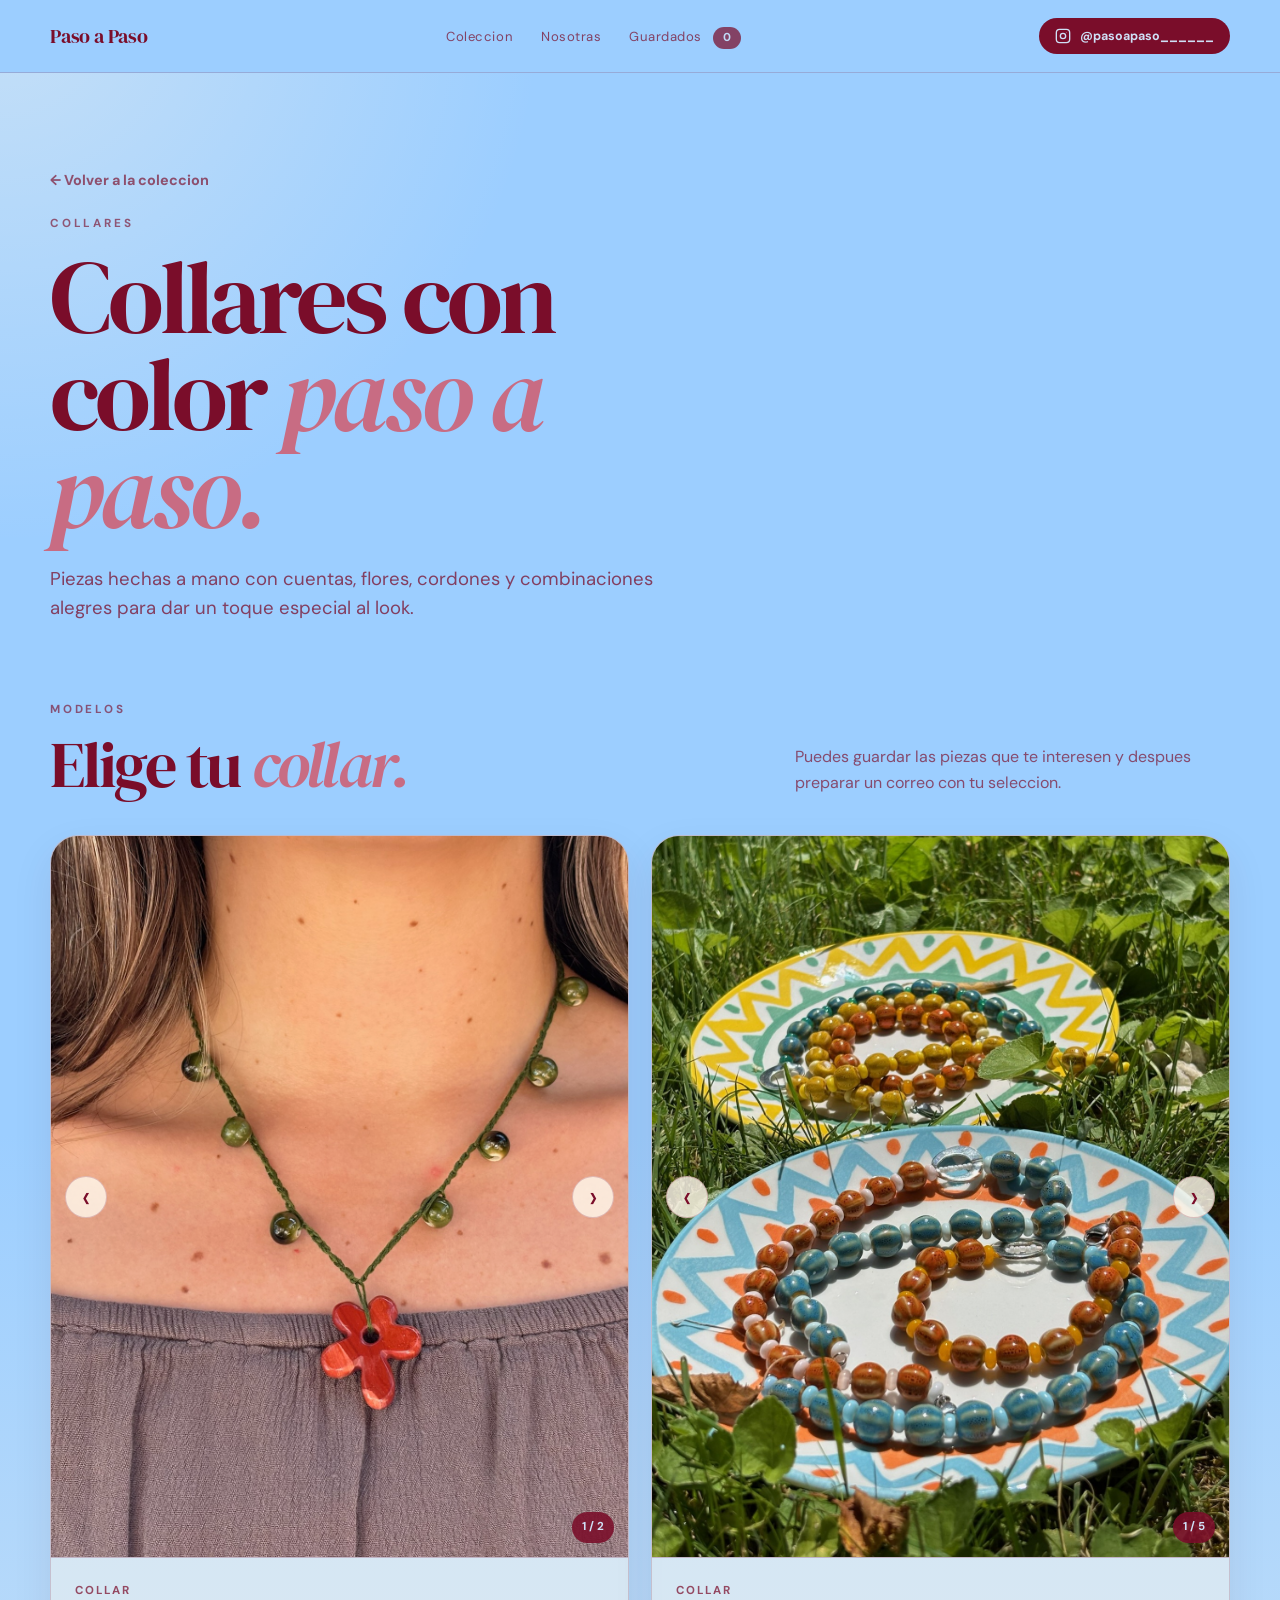
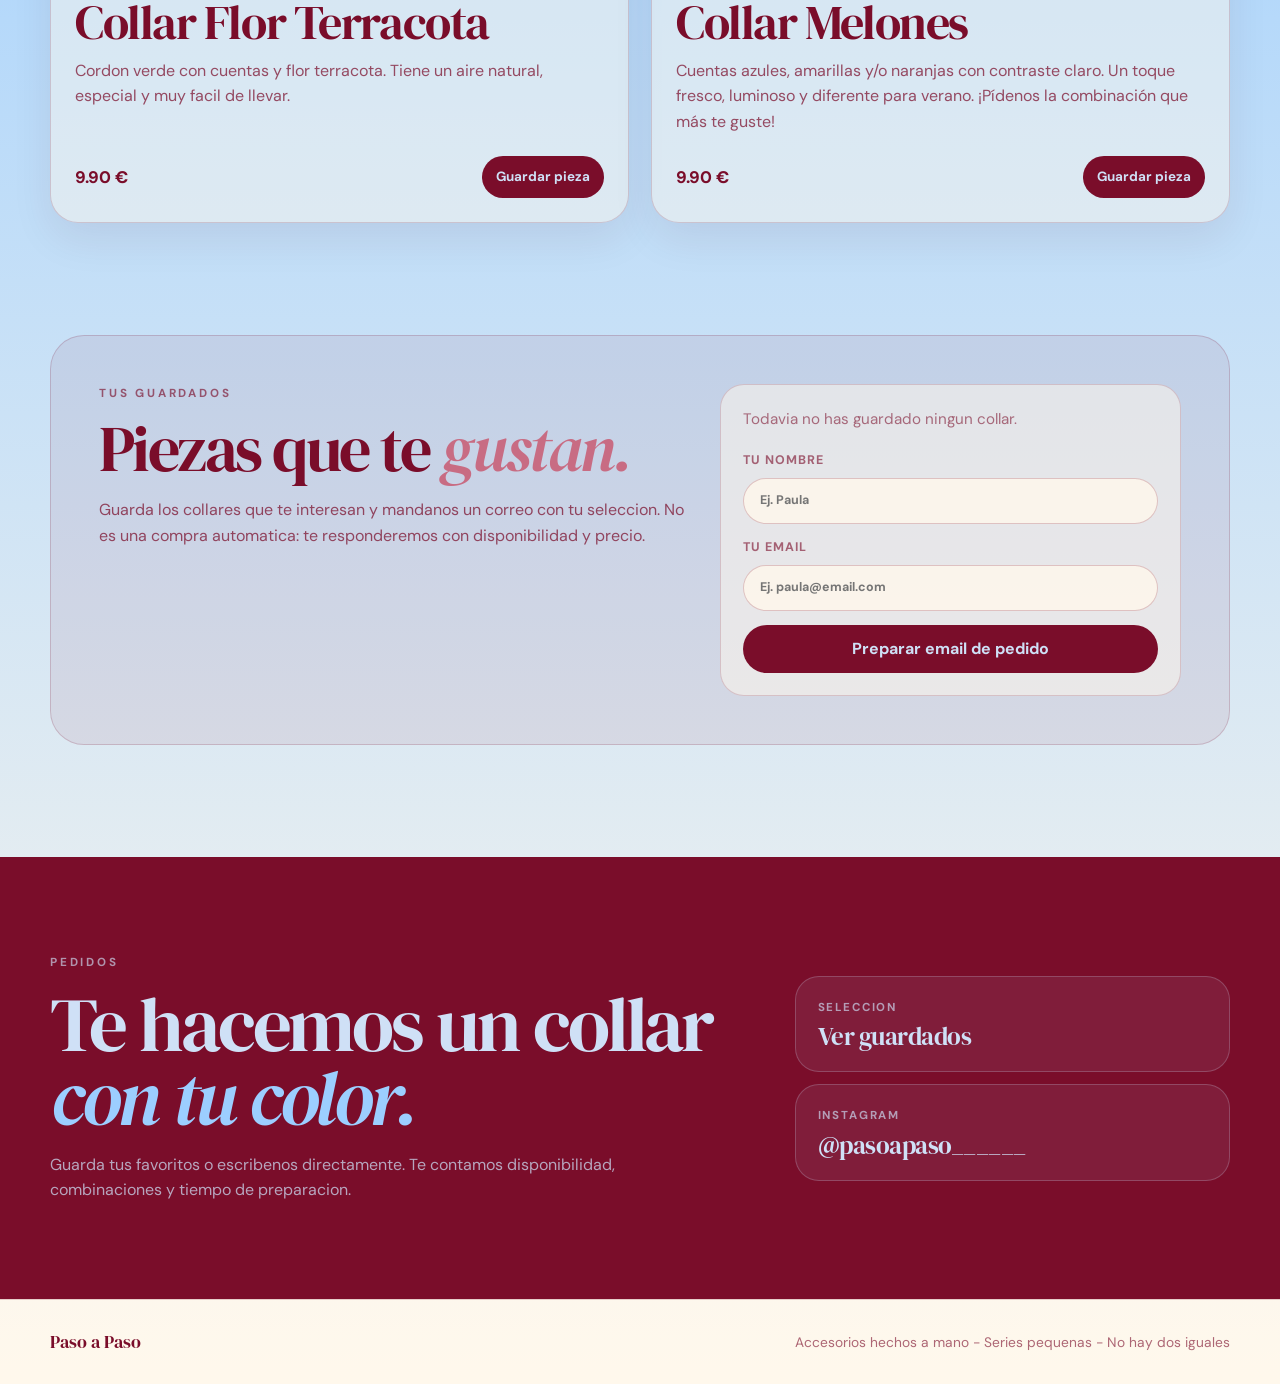
<file: collares.html>
<!DOCTYPE html>
<html lang="es">
<head>
  <meta charset="UTF-8" />
  <meta name="viewport" content="width=device-width, initial-scale=1.0" />

  <title>Collares hechos a mano - Paso a Paso</title>
  <meta name="description" content="Collares hechos a mano por Paso a Paso. Piezas coloridas, distintas y faciles de llevar." />

  <link rel="preconnect" href="https://fonts.googleapis.com" />
  <link rel="preconnect" href="https://fonts.gstatic.com" crossorigin />
  <link href="https://fonts.googleapis.com/css2?family=DM+Serif+Display:ital@0;1&family=DM+Sans:ital,opsz,wght@0,9..40,300;0,9..40,400;0,9..40,500;0,9..40,700&display=swap" rel="stylesheet" />

  <style>
    :root {
      --azul: #9CCEFF;
      --azul-claro: #cfe0f6;
      --granate: #7a0d2a;
      --granate-oscuro: #4d0719;
      --granate-suave: #c86c83;
      --crema: #fff8ec;
      --borde: rgba(122, 13, 42, 0.18);
      --sombra: 0 24px 70px rgba(77, 7, 25, 0.16);
      --radio: 28px;
    }

    *, *::before, *::after { box-sizing: border-box; }
    html { scroll-behavior: smooth; }

    body {
      margin: 0;
      background:
        radial-gradient(circle at top left, rgba(255,248,236,0.42), transparent 34rem),
        linear-gradient(180deg, var(--azul) 0%, #9CCEFF 38%, var(--crema) 100%);
      color: var(--granate);
      font-family: 'DM Sans', system-ui, -apple-system, BlinkMacSystemFont, 'Segoe UI', sans-serif;
      font-size: 16px;
      line-height: 1.6;
      overflow-x: hidden;
    }

    img { display: block; max-width: 100%; }
    a { color: inherit; }
    button { font: inherit; }

    .site-header {
      position: sticky;
      top: 0;
      z-index: 20;
      background: #9CCEFF;
      backdrop-filter: blur(18px);
      border-bottom: 1px solid var(--borde);
    }

    .nav {
      width: min(1180px, calc(100% - 32px));
      margin: 0 auto;
      display: flex;
      align-items: center;
      justify-content: space-between;
      gap: 24px;
      padding: 18px 0;
    }

    .brand {
      font-family: 'DM Serif Display', Georgia, serif;
      font-size: 1.25rem;
      text-decoration: none;
      letter-spacing: -0.01em;
      white-space: nowrap;
    }

    .nav-links {
      display: flex;
      align-items: center;
      gap: 28px;
      list-style: none;
      margin: 0;
      padding: 0;
    }

    .nav-links a {
      text-decoration: none;
      font-size: 0.82rem;
      letter-spacing: 0.04em;
      opacity: 0.72;
      transition: opacity 180ms ease;
    }

    .nav-links a:hover,
    .nav-links a:focus-visible { opacity: 1; }

    .ig-link {
      display: inline-flex;
      align-items: center;
      justify-content: center;
      gap: 9px;
      padding: 10px 16px;
      border-radius: 999px;
      background: var(--granate);
      color: var(--azul-claro);
      text-decoration: none;
      font-size: 0.78rem;
      font-weight: 700;
      line-height: 1;
      transition: transform 180ms ease, background 180ms ease;
    }

    .ig-link:hover {
      transform: translateY(-2px);
      background: var(--granate-oscuro);
    }

    .icon { width: 16px; height: 16px; flex: 0 0 auto; }

    .saved-nav {
      display: inline-flex;
      align-items: center;
      justify-content: center;
      min-width: 28px;
      height: 22px;
      margin-left: 6px;
      padding: 0 8px;
      border-radius: 999px;
      background: var(--granate);
      color: var(--azul-claro);
      font-size: 0.72rem;
      font-weight: 700;
      letter-spacing: 0;
    }

    main { position: relative; }

    .page-hero {
      width: min(1180px, calc(100% - 32px));
      margin: 0 auto;
      padding: clamp(58px, 8vw, 94px) 0 clamp(42px, 6vw, 76px);
      display: grid;
      grid-template-columns: minmax(0, 0.95fr) minmax(280px, 0.55fr);
      gap: clamp(32px, 6vw, 74px);
      align-items: end;
    }

    .back-link {
      display: inline-flex;
      margin-bottom: 22px;
      text-decoration: none;
      font-size: 0.9rem;
      font-weight: 700;
      color: rgba(122, 13, 42, 0.68);
    }

    .back-link:hover { color: var(--granate); }

    .eyebrow {
      margin: 0 0 16px;
      font-size: 0.73rem;
      letter-spacing: 0.24em;
      text-transform: uppercase;
      font-weight: 700;
      opacity: 0.64;
    }

    .page-title,
    .section-title,
    .cta-title {
      font-family: 'DM Serif Display', Georgia, serif;
      font-weight: 400;
      letter-spacing: -0.04em;
      line-height: 0.95;
    }

    .page-title {
      max-width: 760px;
      margin: 0;
      font-size: clamp(3.3rem, 8vw, 7.4rem);
    }

    .page-title em,
    .section-title em,
    .cta-title em {
      font-style: italic;
      color: var(--granate-suave);
    }

    .cta-title em.cta-highlight { color: var(--azul); }

    .page-copy {
      max-width: 620px;
      margin: 24px 0 0;
      font-size: clamp(1rem, 1.45vw, 1.18rem);
      color: rgba(122, 13, 42, 0.74);
    }

    .page-note {
      padding: 26px;
      border-radius: var(--radio);
      border: 1px solid var(--borde);
      background: rgba(255, 248, 236, 0.36);
      box-shadow: 0 16px 42px rgba(77, 7, 25, 0.08);
    }

    .page-note strong { display: block; margin-bottom: 10px; font-size: 1rem; }
    .page-note p { margin: 0; color: rgba(122, 13, 42, 0.68); font-size: 0.95rem; }

    .section,
    .products-section,
    .saved-section {
      width: min(1180px, calc(100% - 32px));
      margin: 0 auto;
      padding: 0 0 clamp(72px, 9vw, 112px);
    }

    .section-head,
    .products-head {
      display: grid;
      grid-template-columns: minmax(0, 0.9fr) minmax(260px, 0.55fr);
      gap: 32px;
      align-items: end;
      margin-bottom: 28px;
    }

    .section-title { margin: 0; font-size: clamp(2.2rem, 5vw, 4.4rem); }
    .section-copy, .products-tip { margin: 0; color: rgba(122, 13, 42, 0.68); font-size: 1rem; }

    .featured-carousel {
      position: relative;
      overflow: hidden;
      border-radius: 34px;
      border: 1px solid var(--borde);
      box-shadow: var(--sombra);
      background: rgba(255, 248, 236, 0.38);
      aspect-ratio: 16 / 9;
    }

    .products-grid {
      display: grid;
      grid-template-columns: repeat(2, minmax(0, 1fr));
      gap: 22px;
      margin-top: 40px;
    }

    .product-card {
      display: flex;
      min-height: 100%;
      flex-direction: column;
      overflow: hidden;
      border-radius: var(--radio);
      background: rgba(255, 248, 236, 0.46);
      border: 1px solid var(--borde);
      box-shadow: 0 16px 42px rgba(77, 7, 25, 0.08);
      transition: transform 180ms ease, box-shadow 180ms ease, background 180ms ease;
    }

    .product-card:hover {
      transform: translateY(-5px);
      box-shadow: var(--sombra);
      background: rgba(255, 248, 236, 0.62);
    }

    .product-carousel {
      position: relative;
      aspect-ratio: 4 / 5;
      overflow: hidden;
      background: rgba(122, 13, 42, 0.06);
      border-bottom: 1px solid var(--borde);
    }

    .carousel-track,
    .carousel-slide { width: 100%; height: 100%; }
    .carousel-slide { display: none; }
    .carousel-slide.is-active { display: block; }

    .carousel-slide img {
      width: 100%;
      height: 100%;
      object-fit: cover;
    }

    .carousel-btn {
      position: absolute;
      top: 50%;
      z-index: 3;
      transform: translateY(-50%);
      width: 42px;
      height: 42px;
      border: 1px solid rgba(122, 13, 42, 0.22);
      border-radius: 50%;
      background: rgba(255, 248, 236, 0.82);
      color: var(--granate);
      font-size: 2rem;
      line-height: 1;
      cursor: pointer;
      display: grid;
      place-items: center;
      transition: transform 180ms ease, background 180ms ease;
    }

    .carousel-btn:hover {
      background: var(--crema);
      transform: translateY(-50%) scale(1.05);
    }

    .carousel-prev { left: 14px; }
    .carousel-next { right: 14px; }

    .carousel-count {
      position: absolute;
      right: 14px;
      bottom: 14px;
      z-index: 3;
      padding: 6px 10px;
      border-radius: 999px;
      background: rgba(122, 13, 42, 0.88);
      color: var(--azul-claro);
      font-size: 0.72rem;
      font-weight: 700;
    }

    .product-info {
      flex: 1;
      display: flex;
      flex-direction: column;
      padding: 24px;
    }

    .product-kicker {
      margin: 0 0 8px;
      font-size: 0.72rem;
      letter-spacing: 0.18em;
      text-transform: uppercase;
      font-weight: 700;
      color: rgba(122, 13, 42, 0.58);
    }

    .product-info h3 {
      margin: 0 0 12px;
      font-family: 'DM Serif Display', Georgia, serif;
      font-size: clamp(2rem, 4vw, 3rem);
      line-height: 0.95;
      font-weight: 400;
      letter-spacing: -0.03em;
      color: var(--granate);
    }

    .product-info p { margin: 0; color: rgba(122, 13, 42, 0.72); }

    .product-actions {
      display: flex;
      align-items: center;
      justify-content: space-between;
      gap: 16px;
      margin-top: auto;
      padding-top: 22px;
    }

    .product-price {
      font-size: 1.05rem;
      font-weight: 800;
      color: var(--granate);
      white-space: nowrap;
    }

    .product-actions .product-link {
      margin-top: 0;
    }

    .product-link {
      display: inline-flex;
      align-items: center;
      justify-content: center;
      width: fit-content;
      margin-top: 0;
      padding: 10px 14px;
      border: 0;
      border-radius: 999px;
      background: var(--granate);
      color: var(--azul-claro);
      font-weight: 700;
      font-size: 0.84rem;
      text-decoration: none;
      cursor: pointer;
      transition: background 180ms ease, transform 180ms ease;
    }

    .product-link:hover { background: var(--granate-oscuro); transform: translateY(-2px); }
    .product-link.is-saved { background: var(--granate-oscuro); }

    .saved-panel {
      display: grid;
      grid-template-columns: minmax(0, 0.9fr) minmax(300px, 0.7fr);
      gap: 28px;
      align-items: start;
      padding: clamp(28px, 5vw, 48px);
      border-radius: 34px;
      background: rgba(122, 13, 42, 0.07);
      border: 1px solid var(--borde);
    }

    .saved-copy { max-width: 56ch; margin: 18px 0 0; color: rgba(122, 13, 42, 0.72); }

    .saved-box {
      padding: 22px;
      border-radius: 24px;
      background: rgba(255, 248, 236, 0.52);
      border: 1px solid var(--borde);
    }

    .saved-empty { color: rgba(122, 13, 42, 0.58); font-size: 0.95rem; }

    .saved-list {
      display: grid;
      gap: 10px;
      list-style: none;
      padding: 0;
      margin: 0 0 20px;
    }

    .saved-list:empty { margin: 0; }

    .saved-item {
      display: flex;
      align-items: center;
      justify-content: space-between;
      gap: 12px;
      padding: 12px 14px;
      border-radius: 16px;
      background: rgba(255, 248, 236, 0.72);
      border: 1px solid rgba(122, 13, 42, 0.14);
      color: var(--granate);
      font-weight: 700;
    }

    .saved-remove {
      border: 0;
      background: transparent;
      color: rgba(122, 13, 42, 0.58);
      cursor: pointer;
      font-size: 0.82rem;
      font-weight: 700;
    }

    .saved-remove:hover { color: var(--granate); text-decoration: underline; }

    .order-form {
      display: grid;
      gap: 14px;
      margin-top: 20px;
    }

    .order-form label {
      display: grid;
      gap: 7px;
      font-size: 0.78rem;
      letter-spacing: 0.08em;
      text-transform: uppercase;
      font-weight: 700;
      color: rgba(122, 13, 42, 0.62);
    }

    .order-form input {
      width: 100%;
      min-height: 46px;
      border: 1px solid rgba(122, 13, 42, 0.22);
      border-radius: 999px;
      padding: 0 16px;
      background: rgba(255, 248, 236, 0.8);
      color: var(--granate);
      font: inherit;
      outline: none;
    }

    .order-form input:focus { border-color: var(--granate); }

    .order-button {
      min-height: 48px;
      border: 0;
      border-radius: 999px;
      background: var(--granate);
      color: var(--azul-claro);
      font: inherit;
      font-weight: 700;
      cursor: pointer;
      transition: transform 180ms ease, background 180ms ease;
      display: inline-flex;
      align-items: center;
      justify-content: center;
      text-align: center;
      white-space: nowrap;
    }

    .order-button:hover { transform: translateY(-2px); background: var(--granate-oscuro); }

    .email-preview {
      margin-top: 20px;
      padding: 18px;
      border-radius: 20px;
      background: rgba(255, 248, 236, 0.76);
      border: 1px solid rgba(122, 13, 42, 0.16);
    }

    .email-preview-title {
      margin: 0 0 12px;
      font-weight: 700;
      color: var(--granate);
    }

    .email-preview pre {
      margin: 0;
      white-space: pre-wrap;
      font: inherit;
      color: rgba(122, 13, 42, 0.72);
      background: rgba(156, 206, 255, 0.22);
      border-radius: 16px;
      padding: 14px;
    }

    .email-actions {
      display: grid;
      grid-template-columns: 1fr 1fr;
      gap: 10px;
      margin-top: 14px;
    }

    .order-link { text-decoration: none; }

    .order-button-secondary {
      background: rgba(122, 13, 42, 0.12);
      color: var(--granate);
    }

    .order-button-secondary:hover { background: rgba(122, 13, 42, 0.18); }

    .cta-band { background: var(--granate); color: var(--azul-claro); }

    .cta-inner {
      width: min(1180px, calc(100% - 32px));
      margin: 0 auto;
      padding: clamp(58px, 8vw, 96px) 0;
      display: grid;
      grid-template-columns: minmax(0, 0.9fr) minmax(260px, 0.55fr);
      gap: 32px;
      align-items: center;
    }

    .cta-title { margin: 0; font-size: clamp(2.6rem, 6vw, 5.2rem); }
    .cta-text { margin: 18px 0 0; color: rgba(207, 224, 246, 0.72); max-width: 52ch; }
    .cta-actions { display: grid; gap: 12px; }

    .cta-card {
      display: block;
      padding: 22px;
      border-radius: 24px;
      background: rgba(207, 224, 246, 0.08);
      border: 1px solid rgba(207, 224, 246, 0.22);
      text-decoration: none;
      transition: transform 180ms ease, background 180ms ease;
    }

    .cta-card:hover { transform: translateY(-3px); background: rgba(207, 224, 246, 0.12); }

    .cta-label {
      display: block;
      margin-bottom: 6px;
      font-size: 0.72rem;
      letter-spacing: 0.16em;
      text-transform: uppercase;
      opacity: 0.66;
      font-weight: 700;
    }

    .cta-value {
      display: block;
      font-family: 'DM Serif Display', Georgia, serif;
      font-size: 1.55rem;
      letter-spacing: -0.02em;
      line-height: 1.05;
    }

    .site-footer {
      border-top: 1px solid var(--borde);
      padding: 28px 0;
      background: rgba(255, 248, 236, 0.42);
    }

    .footer-inner {
      width: min(1180px, calc(100% - 32px));
      margin: 0 auto;
      display: flex;
      align-items: center;
      justify-content: space-between;
      gap: 20px;
      flex-wrap: wrap;
      color: rgba(122, 13, 42, 0.62);
      font-size: 0.86rem;
    }

    .footer-brand {
      font-family: 'DM Serif Display', Georgia, serif;
      font-size: 1.1rem;
      color: var(--granate);
    }

    @media (max-width: 980px) {
      .page-hero,
      .section-head,
      .products-head,
      .saved-panel,
      .cta-inner { grid-template-columns: 1fr; }
    }

    @media (max-width: 760px) {
      .products-grid { grid-template-columns: 1fr; }
    }

    @media (max-width: 680px) {
      .nav { padding: 14px 0; }
      .nav-links { display: none; }
      .ig-link { padding: 10px 12px; font-size: 0; gap: 0; }
      .ig-link .icon { margin: 0; }
      .page-title { font-size: clamp(3rem, 15vw, 5rem); }
      .product-link { width: 100%; }
      .cta-value { font-size: 1.28rem; }
      .email-actions { grid-template-columns: 1fr; }
      .featured-carousel { aspect-ratio: 4 / 5; }
    }

    @media (max-width: 680px) {
      .product-actions {
        align-items: stretch;
      }

      .product-actions .product-link {
        width: 100%;
      }

      .product-price {
        padding-top: 10px;
      }
    }
  </style>
</head>

<body>
  <header class="site-header">
    <nav class="nav" aria-label="Navegacion principal">
      <a href="index.html" class="brand">Paso a Paso</a>

      <ul class="nav-links">
        <li><a href="index.html#coleccion">Coleccion</a></li>
        <li><a href="index.html#nosotras">Nosotras</a></li>
        <li><a href="#guardados">Guardados <span id="saved-count" class="saved-nav">0</span></a></li>
      </ul>

      <a href="https://www.instagram.com/pasoapaso______/" target="_blank" rel="noopener" class="ig-link" aria-label="Abrir Instagram de Paso a Paso">
        <svg class="icon" viewBox="0 0 24 24" fill="none" stroke="currentColor" stroke-width="2" stroke-linecap="round" stroke-linejoin="round" aria-hidden="true">
          <rect x="2" y="2" width="20" height="20" rx="5" ry="5"/>
          <circle cx="12" cy="12" r="4"/>
          <circle cx="17.5" cy="6.5" r="0.5" fill="currentColor" stroke="none"/>
        </svg>
        @pasoapaso______
      </a>
    </nav>
  </header>

  <main>
    <section class="page-hero" aria-labelledby="page-title">
      <div>
        <a class="back-link" href="index.html#coleccion">← Volver a la coleccion</a>
        <p class="eyebrow">Collares</p>
        <h1 id="page-title" class="page-title">Collares con color <em>paso a paso.</em></h1>
        <p class="page-copy">
          Piezas hechas a mano con cuentas, flores, cordones y combinaciones alegres para dar un toque especial al look.
        </p>
      </div>

    </section>

   

    <section class="products-section" aria-labelledby="products-title">
      <div class="products-head">
        <div>
          <p class="eyebrow">Modelos</p>
          <h2 id="products-title" class="section-title">Elige tu <em>collar.</em></h2>
        </div>
        <p class="products-tip">Puedes guardar las piezas que te interesen y despues preparar un correo con tu seleccion.</p>
      </div>

      <div class="products-grid">
        <article class="product-card">
          <div class="product-carousel" data-carousel>
            <div class="carousel-track">
              <div class="carousel-slide"><img src="collares/IMG_5122.JPG" alt="Detalle del collar Flor Terracota" /></div>
              <div class="carousel-slide is-active"><img src="collares/IMG_5124.JPG" alt="Collar Flor Terracota puesto" /></div>            </div>
            <button class="carousel-btn carousel-prev" type="button" data-carousel-prev aria-label="Imagen anterior">&#8249;</button>
            <button class="carousel-btn carousel-next" type="button" data-carousel-next aria-label="Imagen siguiente">&#8250;</button>
            <span class="carousel-count">1 / 3</span>
          </div>

          <div class="product-info">
            <p class="product-kicker">Collar</p>
            <h3>Collar Flor Terracota</h3>
            <p>Cordon verde con cuentas y flor terracota. Tiene un aire natural, especial y muy facil de llevar.</p>
            <div class="product-actions">
              <strong class="product-price">9.90 €</strong>
              <button class="product-link product-save" type="button" data-product="Collar Flor Terracota - 9.90 €">Guardar pieza</button>
            </div>
          </div>
        </article>

        <article class="product-card">
          <div class="product-carousel" data-carousel>
            <div class="carousel-track">
              <div class="carousel-slide is-active"><img src="collares/IMG_5054.JPG" alt="Collares de cuentas en azul, amarillo y naranja" /></div>
              <div class="carousel-slide"><img src="collares/IMG_5042.JPG" alt="Collar de cuentas sobre madera" /></div>
              <div class="carousel-slide"><img src="collares/IMG_5058.JPG" alt="Detalle de collar de cuentas azul-naranja" /></div>
              <div class="carousel-slide"><img src="collares/IMG_5071.JPG" alt="Detalle de collar de cuentas naranja-amarillo" /></div>
              <div class="carousel-slide"><img src="collares/IMG_5083.JPG" alt="Detalle de collar de cuentas azul-amarillo" /></div>
            </div>
            <button class="carousel-btn carousel-prev" type="button" data-carousel-prev aria-label="Imagen anterior">&#8249;</button>
            <button class="carousel-btn carousel-next" type="button" data-carousel-next aria-label="Imagen siguiente">&#8250;</button>
            <span class="carousel-count">1 / 3</span>
          </div>

          <div class="product-info">
            <p class="product-kicker">Collar</p>
            <h3>Collar Melones</h3>
            <p>Cuentas azules, amarillas y/o naranjas con contraste claro. Un toque fresco, luminoso y diferente para verano. ¡Pídenos la combinación que más te guste!</p>
            <div class="product-actions">
              <strong class="product-price">9.90 €</strong>
              <button class="product-link product-save" type="button" data-product="Collar Melones - 9.90 €">Guardar pieza</button>
            </div>
          </div>
        </article>

        

      </div>
    </section>

    <section id="guardados" class="saved-section" aria-labelledby="saved-title">
      <div class="saved-panel">
        <div>
          <p class="eyebrow">Tus guardados</p>
          <h2 id="saved-title" class="section-title">Piezas que te <em>gustan.</em></h2>
          <p class="saved-copy">
            Guarda los collares que te interesan y mandanos un correo con tu seleccion. No es una compra automatica: te responderemos con disponibilidad y precio.
          </p>
        </div>

        <div class="saved-box">
          <div id="saved-empty" class="saved-empty">Todavia no has guardado ningun collar.</div>
          <ul id="saved-list" class="saved-list" aria-label="Collares guardados"></ul>

          <form id="order-form" class="order-form">
            <label>
              Tu nombre
              <input type="text" id="customer-name" name="name" placeholder="Ej. Paula" required />
            </label>

            <label>
              Tu email
              <input type="email" id="customer-email" name="email" placeholder="Ej. paula@email.com" required />
            </label>

            <button class="order-button" type="submit">Preparar email de pedido</button>
          </form>

          <div id="email-preview" class="email-preview" hidden>
            <p class="email-preview-title">Email preparado</p>
            <pre id="email-body-preview"></pre>

            <div class="email-actions">
              <a id="open-email-link" class="order-button order-link" href="#">Enviar</a>
              <button id="copy-email-button" class="order-button order-button-secondary" type="button">Copiar</button>
            </div>
          </div>
        </div>
      </div>
    </section>

    <section class="cta-band" aria-labelledby="cta-title">
      <div class="cta-inner">
        <div>
          <p class="eyebrow">Pedidos</p>
          <h2 id="cta-title" class="cta-title">Te hacemos un collar <em class="cta-highlight">con tu color.</em></h2>
          <p class="cta-text">Guarda tus favoritos o escribenos directamente. Te contamos disponibilidad, combinaciones y tiempo de preparacion.</p>
        </div>

        <div class="cta-actions">
          <a class="cta-card" href="#guardados">
            <span class="cta-label">Seleccion</span>
            <span class="cta-value">Ver guardados</span>
          </a>

          <a class="cta-card" href="https://www.instagram.com/pasoapaso______/" target="_blank" rel="noopener">
            <span class="cta-label">Instagram</span>
            <span class="cta-value">@pasoapaso______</span>
          </a>
        </div>
      </div>
    </section>
  </main>

  <footer class="site-footer">
    <div class="footer-inner">
      <span class="footer-brand">Paso a Paso</span>
      <span>Accesorios hechos a mano - Series pequenas - No hay dos iguales</span>
    </div>
  </footer>

  <script>
    document.querySelectorAll('[data-carousel]').forEach((carousel) => {
      const slides = Array.from(carousel.querySelectorAll('.carousel-slide'));
      const prev = carousel.querySelector('[data-carousel-prev]');
      const next = carousel.querySelector('[data-carousel-next]');
      const count = carousel.querySelector('.carousel-count');
      let current = 0;

      function showSlide(index) {
        current = (index + slides.length) % slides.length;
        slides.forEach((slide, slideIndex) => {
          slide.classList.toggle('is-active', slideIndex === current);
        });
        if (count) count.textContent = `${current + 1} / ${slides.length}`;
      }

      if (prev) prev.addEventListener('click', () => showSlide(current - 1));
      if (next) next.addEventListener('click', () => showSlide(current + 1));
      showSlide(0);
    });

    const savedKey = 'pasoapaso-collares-guardados';
    const saveButtons = Array.from(document.querySelectorAll('.product-save'));
    const savedList = document.getElementById('saved-list');
    const savedEmpty = document.getElementById('saved-empty');
    const savedCount = document.getElementById('saved-count');
    const orderForm = document.getElementById('order-form');
    const emailPreview = document.getElementById('email-preview');
    const emailBodyPreview = document.getElementById('email-body-preview');
    const openEmailLink = document.getElementById('open-email-link');
    const copyEmailButton = document.getElementById('copy-email-button');

    function getSavedItems() {
      try { return JSON.parse(localStorage.getItem(savedKey)) || []; }
      catch (error) { return []; }
    }

    function setSavedItems(items) {
      localStorage.setItem(savedKey, JSON.stringify(items));
    }

    function renderSavedItems() {
      const items = getSavedItems();
      if (savedList) savedList.innerHTML = '';
      if (savedCount) savedCount.textContent = items.length;
      if (savedEmpty) savedEmpty.style.display = items.length === 0 ? 'block' : 'none';

      if (savedList) {
        items.forEach((item) => {
          const li = document.createElement('li');
          li.className = 'saved-item';
          const name = document.createElement('span');
          name.textContent = item;
          const remove = document.createElement('button');
          remove.type = 'button';
          remove.className = 'saved-remove';
          remove.textContent = 'Quitar';
          remove.addEventListener('click', () => {
            setSavedItems(getSavedItems().filter((savedItem) => savedItem !== item));
            renderSavedItems();
          });
          li.appendChild(name);
          li.appendChild(remove);
          savedList.appendChild(li);
        });
      }

      saveButtons.forEach((button) => {
        const product = button.dataset.product;
        const isSaved = items.includes(product);
        button.classList.toggle('is-saved', isSaved);
        button.textContent = isSaved ? 'Guardado' : 'Guardar pieza';
      });
    }

    saveButtons.forEach((button) => {
      button.addEventListener('click', () => {
        const product = button.dataset.product;
        const items = getSavedItems();
        if (items.includes(product)) {
          setSavedItems(items.filter((item) => item !== product));
        } else {
          setSavedItems([...items, product]);
        }
        renderSavedItems();
      });
    });

    if (orderForm) {
      orderForm.addEventListener('submit', (event) => {
        event.preventDefault();
        const items = getSavedItems();
        const name = document.getElementById('customer-name').value.trim();
        const email = document.getElementById('customer-email').value.trim();

        if (items.length === 0) {
          alert('Guarda al menos un collar antes de preparar el email.');
          return;
        }
        if (!name || !email) {
          alert('Rellena tu nombre y tu email.');
          return;
        }

        const subject = 'Pedido de collares - Paso a Paso';
        const body = `Hola!

Me llamo ${name} y mi correo es ${email}.

Me gustaria consultar estas piezas:

${items.map((item) => `- ${item}`).join('\n')}

Me podeis decir disponibilidad, precio y tiempo de preparacion?

Gracias!`;

        const mailto = `mailto:pasoapasoacc@gmail.com?subject=${encodeURIComponent(subject)}&body=${encodeURIComponent(body)}`;

        if (emailPreview && emailBodyPreview && openEmailLink) {
          emailPreview.hidden = false;
          emailBodyPreview.textContent = body;
          openEmailLink.href = mailto;
        }
      });
    }

    if (copyEmailButton) {
      copyEmailButton.addEventListener('click', async () => {
        const text = emailBodyPreview ? emailBodyPreview.textContent : '';
        if (!text) return;
        try {
          await navigator.clipboard.writeText(text);
          copyEmailButton.textContent = 'Copiado';
          setTimeout(() => { copyEmailButton.textContent = 'Copiar'; }, 1600);
        } catch (error) {
          alert('No se ha podido copiar automaticamente. Puedes seleccionar el texto y copiarlo manualmente.');
        }
      });
    }

    renderSavedItems();
  </script>
</body>
</html>
</file>
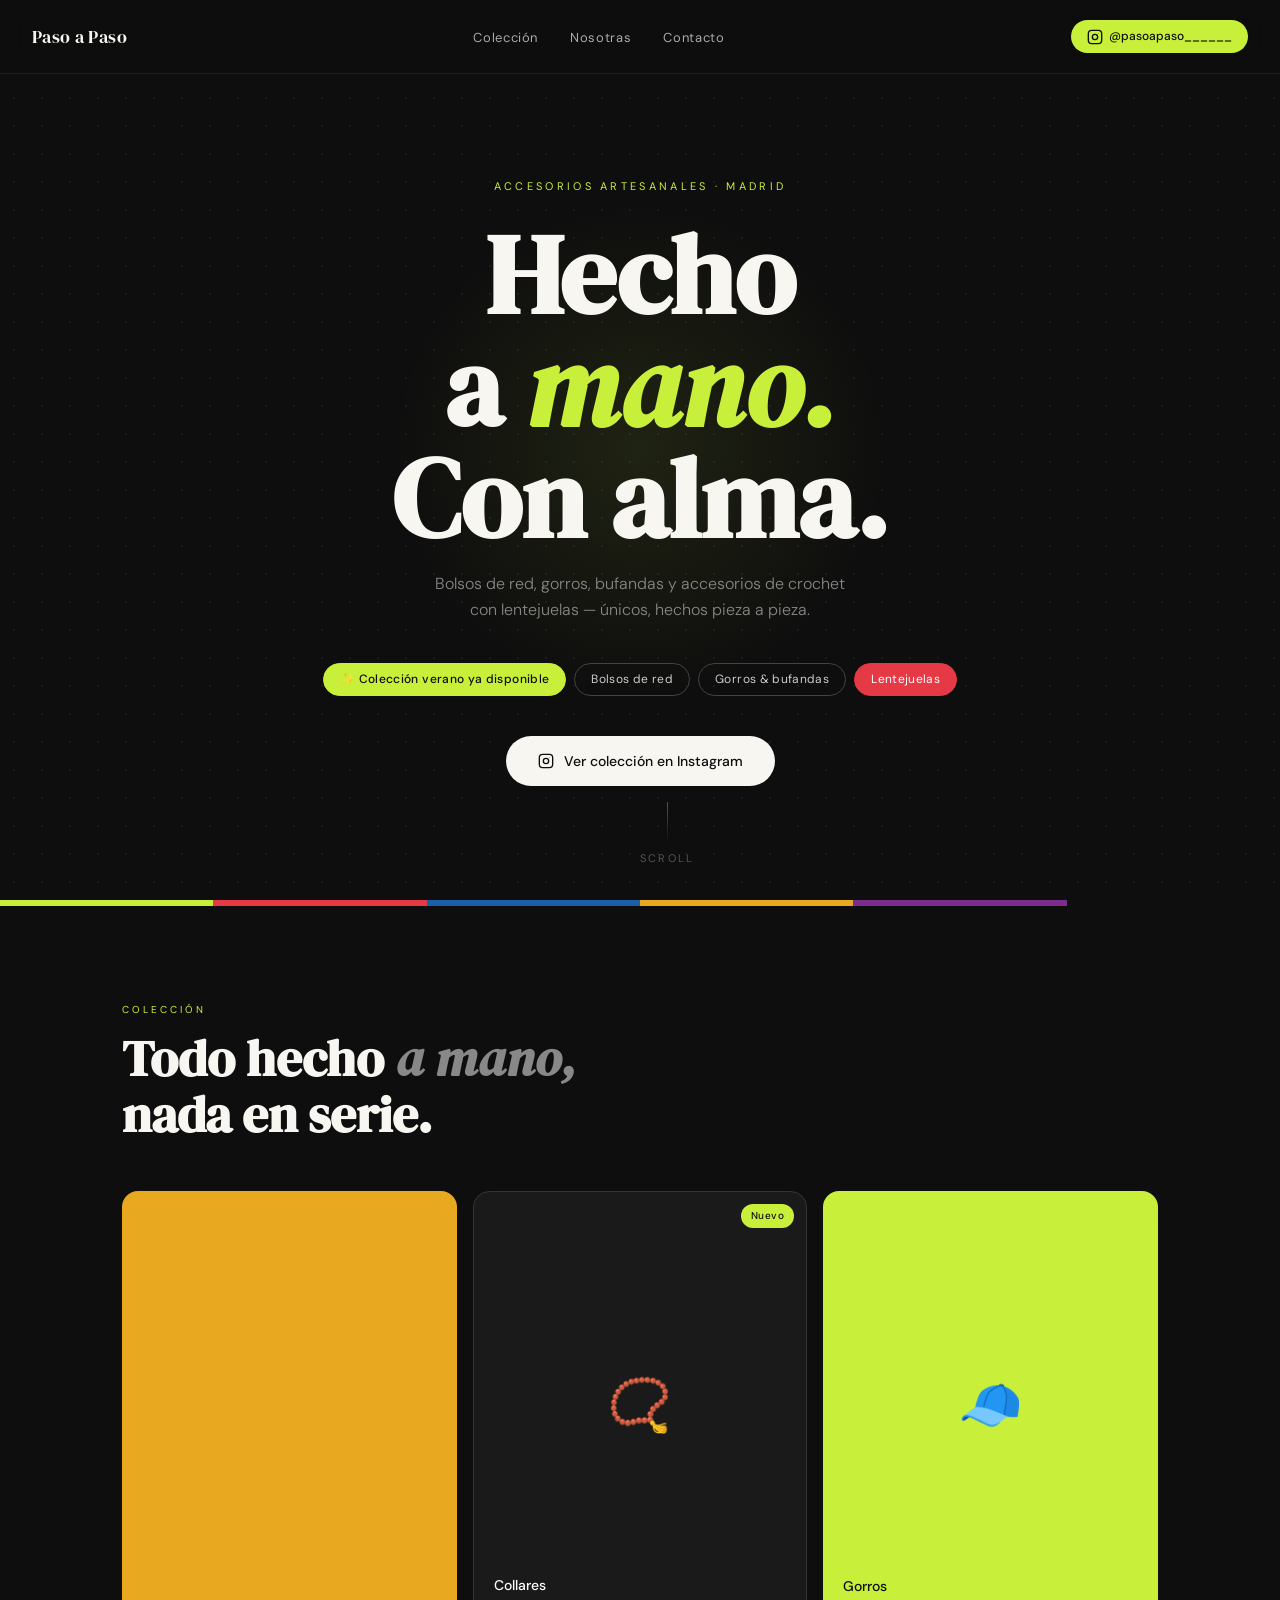
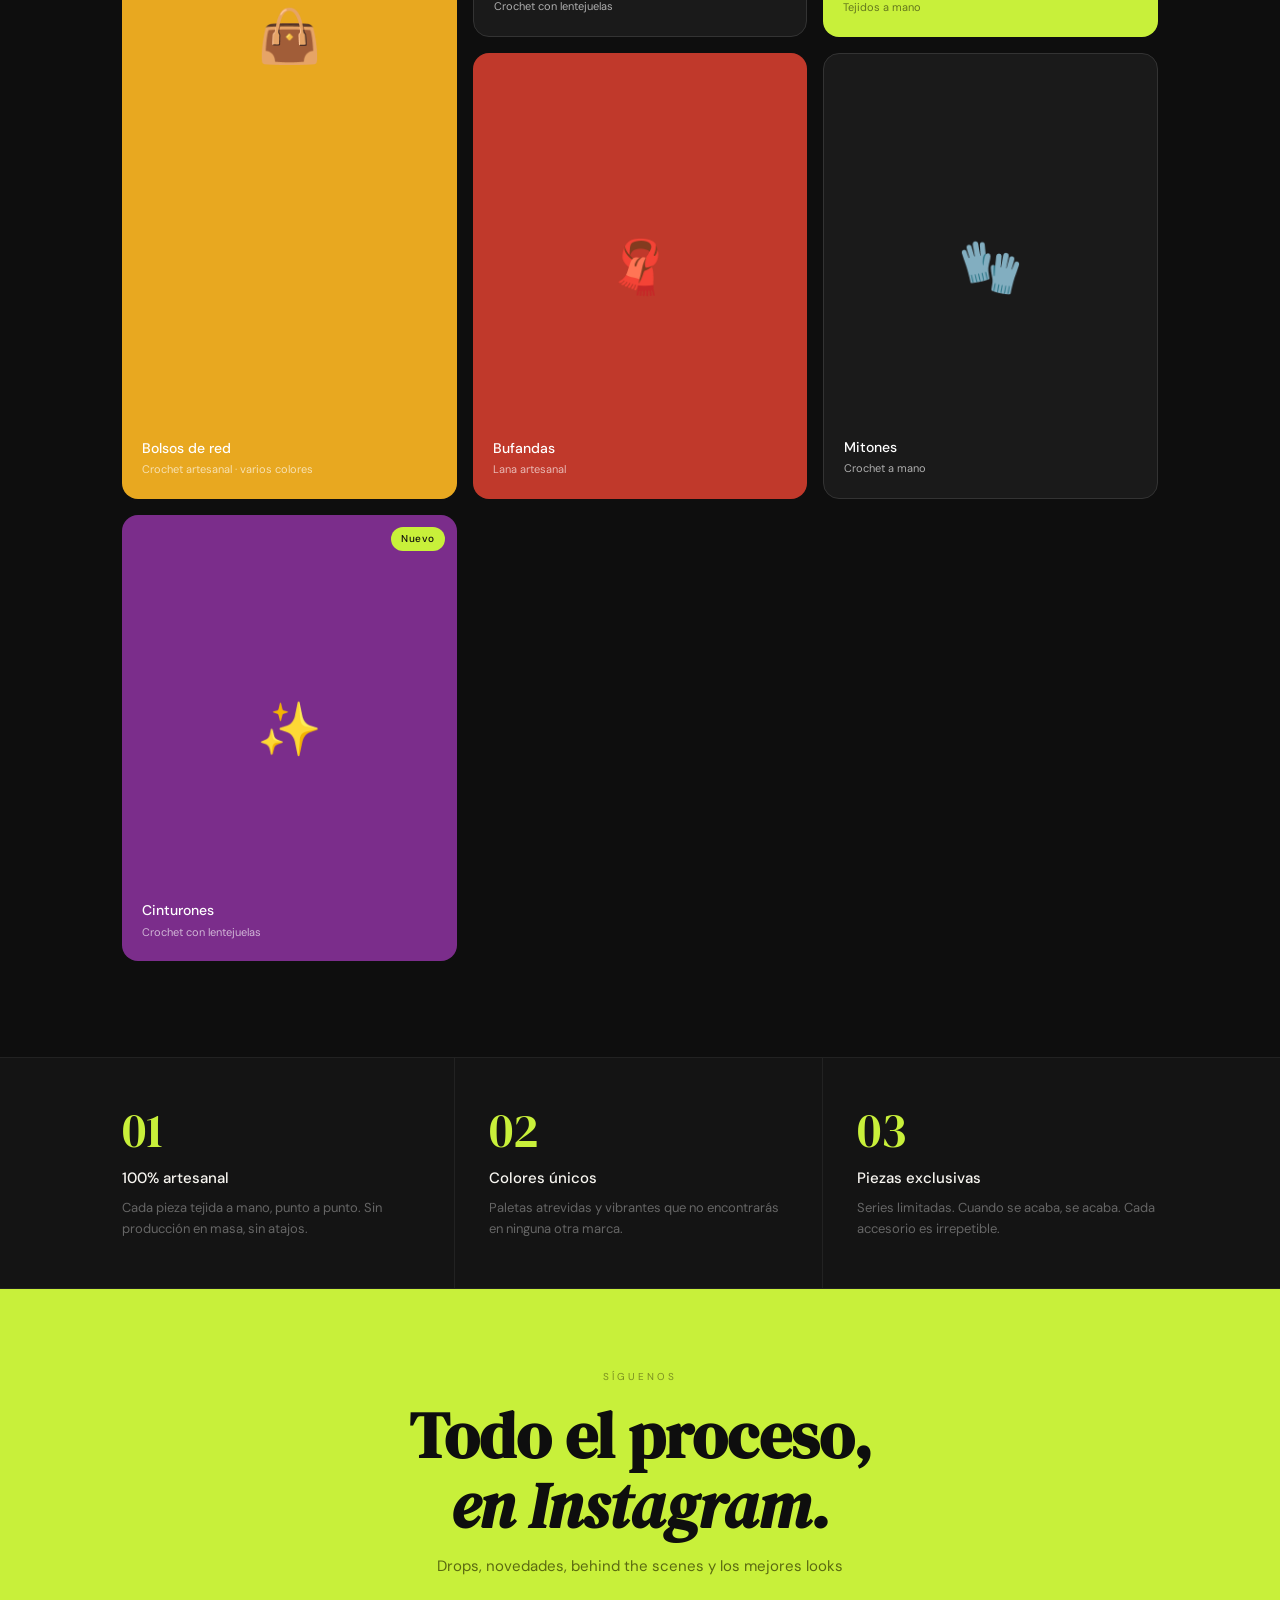
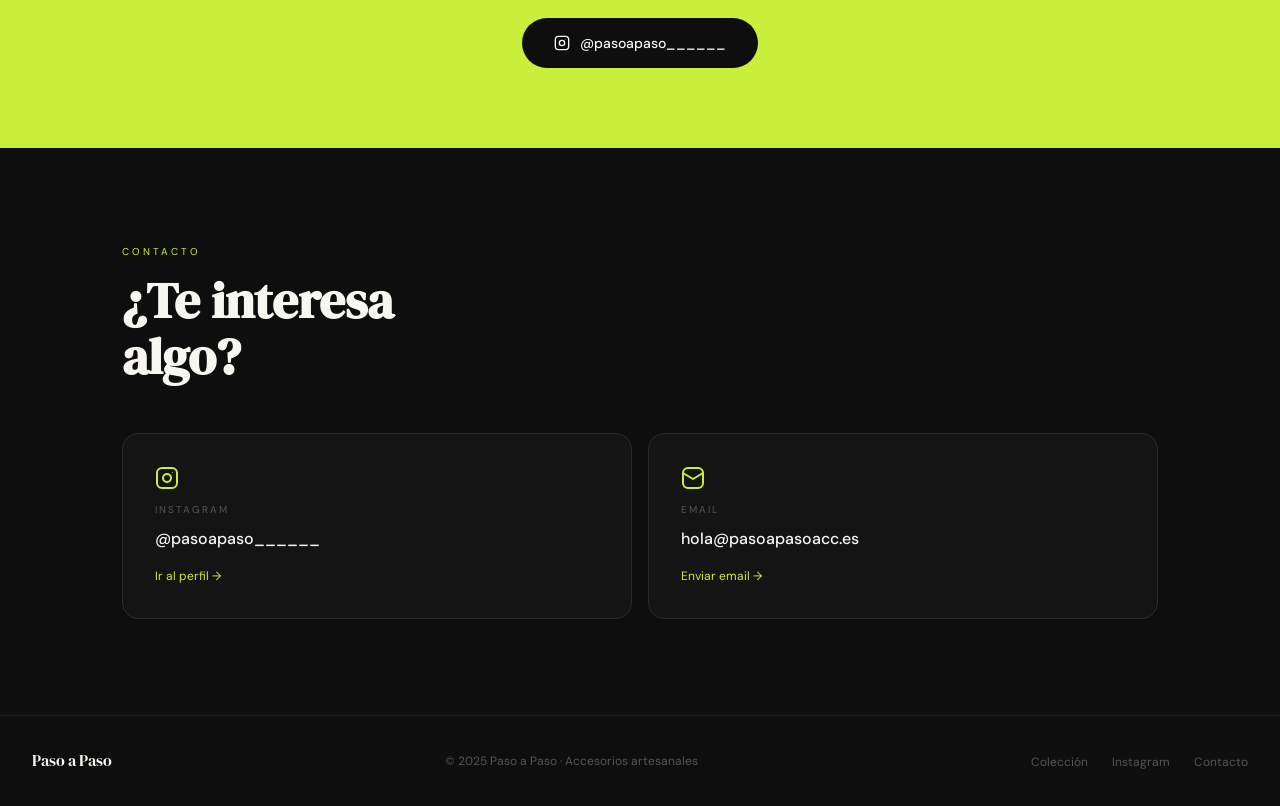
<file: index_old.html>
<!DOCTYPE html>
<html lang="es">
<head>
  <meta charset="UTF-8" />
  <meta name="viewport" content="width=device-width, initial-scale=1.0" />
  <title>Paso a Paso — Accesorios Artesanales</title>
  <meta name="description" content="Bolsos de crochet, gorros, bufandas, mitones y accesorios con lentejuelas hechos a mano. Descubre la colección de Paso a Paso." />
  <link rel="preconnect" href="https://fonts.googleapis.com" />
  <link rel="preconnect" href="https://fonts.gstatic.com" crossorigin />
  <link href="https://fonts.googleapis.com/css2?family=DM+Serif+Display:ital@0;1&family=DM+Sans:ital,opsz,wght@0,9..40,300;0,9..40,400;0,9..40,500;1,9..40,300&display=swap" rel="stylesheet" />
  <style>
    :root {
      --black: #0e0e0e;
      --white: #f8f6f1;
      --lime: #c8f03a;
      --red: #e63946;
      --mustard: #e8a820;
      --blue: #1a5fa8;
      --purple: #7b2d8b;
      --gray: #2a2a2a;
      --gray-mid: #555;
      --gray-light: #e8e6e0;
    }

    *, *::before, *::after { box-sizing: border-box; margin: 0; padding: 0; }

    html { scroll-behavior: smooth; }

    body {
      background: var(--black);
      color: var(--white);
      font-family: 'DM Sans', sans-serif;
      font-size: 16px;
      line-height: 1.6;
      overflow-x: hidden;
    }

    /* ── NAV ── */
    nav {
      position: fixed;
      top: 0; left: 0; right: 0;
      z-index: 100;
      display: flex;
      align-items: center;
      justify-content: space-between;
      padding: 1.25rem 2rem;
      background: rgba(14,14,14,0.85);
      backdrop-filter: blur(12px);
      border-bottom: 0.5px solid #ffffff14;
    }
    .nav-logo {
      font-family: 'DM Serif Display', serif;
      font-size: 1.1rem;
      color: var(--white);
      text-decoration: none;
      letter-spacing: 0.02em;
    }
    .nav-links {
      display: flex;
      gap: 2rem;
      list-style: none;
    }
    .nav-links a {
      font-size: 13px;
      color: #aaa;
      text-decoration: none;
      letter-spacing: 0.05em;
      transition: color 0.2s;
    }
    .nav-links a:hover { color: var(--lime); }
    .nav-ig {
      display: flex;
      align-items: center;
      gap: 6px;
      background: var(--lime);
      color: var(--black);
      font-size: 12px;
      font-weight: 500;
      padding: 7px 16px;
      border-radius: 99px;
      text-decoration: none;
      transition: background 0.2s;
    }
    .nav-ig:hover { background: #b5d832; }

    /* ── HERO ── */
    .hero {
      min-height: 100vh;
      display: flex;
      flex-direction: column;
      align-items: center;
      justify-content: center;
      text-align: center;
      padding: 8rem 2rem 4rem;
      position: relative;
      overflow: hidden;
    }
    .hero-bg-dots {
      position: absolute; inset: 0;
      background-image: radial-gradient(circle, #ffffff0d 1.5px, transparent 1.5px);
      background-size: 28px 28px;
      pointer-events: none;
    }
    .hero-accent {
      position: absolute;
      width: 500px; height: 500px;
      border-radius: 50%;
      background: radial-gradient(circle, #c8f03a18 0%, transparent 70%);
      top: 50%; left: 50%;
      transform: translate(-50%, -50%);
      pointer-events: none;
    }
    .hero-kicker {
      font-size: 11px;
      letter-spacing: 0.3em;
      text-transform: uppercase;
      color: var(--lime);
      margin-bottom: 1.5rem;
      opacity: 0;
      animation: fadeUp 0.6s 0.1s forwards;
    }
    .hero-title {
      font-family: 'DM Serif Display', serif;
      font-size: clamp(3.5rem, 10vw, 7rem);
      line-height: 1;
      color: var(--white);
      margin-bottom: 1rem;
      opacity: 0;
      animation: fadeUp 0.7s 0.2s forwards;
    }
    .hero-title em {
      font-style: italic;
      color: var(--lime);
    }
    .hero-sub {
      font-size: 16px;
      color: #888;
      max-width: 420px;
      margin: 0 auto 2.5rem;
      font-weight: 300;
      opacity: 0;
      animation: fadeUp 0.7s 0.35s forwards;
    }
    .hero-tags {
      display: flex;
      gap: 8px;
      justify-content: center;
      flex-wrap: wrap;
      margin-bottom: 2.5rem;
      opacity: 0;
      animation: fadeUp 0.7s 0.45s forwards;
    }
    .pill {
      padding: 6px 16px;
      border-radius: 99px;
      font-size: 12px;
      border: 0.5px solid #444;
      color: #ccc;
      letter-spacing: 0.03em;
    }
    .pill.accent { background: var(--lime); color: var(--black); border-color: var(--lime); font-weight: 500; }
    .pill.hot { background: var(--red); color: #fff; border-color: var(--red); }
    .hero-cta {
      display: inline-flex;
      align-items: center;
      gap: 10px;
      background: var(--white);
      color: var(--black);
      font-size: 14px;
      font-weight: 500;
      padding: 14px 32px;
      border-radius: 99px;
      text-decoration: none;
      transition: background 0.2s, transform 0.15s;
      opacity: 0;
      animation: fadeUp 0.7s 0.55s forwards;
    }
    .hero-cta:hover { background: var(--lime); transform: translateY(-2px); }
    .hero-scroll {
      position: absolute;
      bottom: 2rem;
      left: 50%;
      transform: translateX(-50%);
      font-size: 11px;
      letter-spacing: 0.2em;
      text-transform: uppercase;
      color: #555;
      display: flex;
      flex-direction: column;
      align-items: center;
      gap: 8px;
      animation: fadeUp 1s 1s forwards;
      opacity: 0;
    }
    .scroll-line {
      width: 1px; height: 40px;
      background: linear-gradient(to bottom, #555, transparent);
      animation: scrollPulse 2s infinite;
    }

    /* ── COLOR STRIP ── */
    .color-strip {
      display: flex;
      height: 6px;
    }
    .cs { flex: 1; }

    /* ── SECTION WRAPPER ── */
    .section {
      padding: 6rem 2rem;
      max-width: 1100px;
      margin: 0 auto;
    }
    .section-label {
      font-size: 10px;
      letter-spacing: 0.3em;
      text-transform: uppercase;
      color: var(--lime);
      margin-bottom: 0.75rem;
    }
    .section-title {
      font-family: 'DM Serif Display', serif;
      font-size: clamp(2rem, 5vw, 3.2rem);
      line-height: 1.1;
      color: var(--white);
      margin-bottom: 3rem;
    }
    .section-title em { font-style: italic; color: #888; }

    /* ── PRODUCTS GRID ── */
    .products-grid {
      display: grid;
      grid-template-columns: repeat(3, 1fr);
      gap: 16px;
    }
    @media (max-width: 600px) {
      .products-grid { grid-template-columns: repeat(2, 1fr); }
      .prod-featured { grid-column: span 2; }
    }
    .prod-card {
      border-radius: 16px;
      overflow: hidden;
      position: relative;
      aspect-ratio: 3/4;
      display: flex;
      flex-direction: column;
      justify-content: flex-end;
      padding: 1.25rem;
      cursor: pointer;
      transition: transform 0.3s;
    }
    .prod-card:hover { transform: scale(1.02); }
    .prod-card.bg-mustard { background: #e8a820; }
    .prod-card.bg-dark { background: #1a1a1a; border: 0.5px solid #333; }
    .prod-card.bg-red { background: #c0392b; }
    .prod-card.bg-blue { background: #1a5fa8; }
    .prod-card.bg-lime { background: #c8f03a; }
    .prod-card.bg-purple { background: #7b2d8b; }
    .prod-emoji-big {
      position: absolute;
      top: 50%; left: 50%;
      transform: translate(-50%, -60%);
      font-size: 52px;
      pointer-events: none;
    }
    .prod-info { position: relative; z-index: 1; }
    .prod-name {
      font-size: 14px;
      font-weight: 500;
      color: #fff;
      margin-bottom: 2px;
    }
    .prod-card.bg-lime .prod-name { color: var(--black); }
    .prod-desc {
      font-size: 11px;
      color: rgba(255,255,255,0.65);
    }
    .prod-card.bg-lime .prod-desc { color: rgba(0,0,0,0.5); }
    .prod-badge {
      position: absolute;
      top: 12px; right: 12px;
      background: var(--lime);
      color: var(--black);
      font-size: 10px;
      font-weight: 500;
      padding: 4px 10px;
      border-radius: 99px;
      letter-spacing: 0.05em;
    }
    .prod-featured { grid-row: span 2; aspect-ratio: auto; min-height: 340px; }

    /* ── VALUES ── */
    .values-bg {
      background: #141414;
      border-top: 0.5px solid #222;
      border-bottom: 0.5px solid #222;
    }
    .values-grid {
      display: grid;
      grid-template-columns: repeat(3, 1fr);
      gap: 2px;
    }
    @media (max-width: 600px) { .values-grid { grid-template-columns: 1fr; } }
    .val-item {
      padding: 3rem 2rem;
      border-right: 0.5px solid #222;
    }
    .val-item:last-child { border-right: none; }
    .val-num {
      font-family: 'DM Serif Display', serif;
      font-size: 3rem;
      color: var(--lime);
      line-height: 1;
      margin-bottom: 0.75rem;
    }
    .val-title {
      font-size: 15px;
      font-weight: 500;
      color: var(--white);
      margin-bottom: 0.5rem;
    }
    .val-desc { font-size: 13px; color: #666; line-height: 1.6; }

    /* ── INSTAGRAM SECTION ── */
    .ig-section {
      background: var(--lime);
      padding: 5rem 2rem;
      text-align: center;
    }
    .ig-label {
      font-size: 10px;
      letter-spacing: 0.3em;
      text-transform: uppercase;
      color: #7a8f20;
      margin-bottom: 1rem;
    }
    .ig-title {
      font-family: 'DM Serif Display', serif;
      font-size: clamp(2.5rem, 6vw, 4rem);
      color: var(--black);
      margin-bottom: 0.75rem;
      line-height: 1.1;
    }
    .ig-title em { font-style: italic; }
    .ig-sub {
      font-size: 15px;
      color: #5a6a10;
      margin-bottom: 2.5rem;
    }
    .ig-btn {
      display: inline-flex;
      align-items: center;
      gap: 10px;
      background: var(--black);
      color: var(--white);
      font-size: 14px;
      font-weight: 500;
      padding: 14px 32px;
      border-radius: 99px;
      text-decoration: none;
      transition: background 0.2s, transform 0.15s;
    }
    .ig-btn:hover { background: #222; transform: translateY(-2px); }

    /* ── CONTACT ── */
    .contact-grid {
      display: grid;
      grid-template-columns: 1fr 1fr;
      gap: 16px;
    }
    @media (max-width: 600px) { .contact-grid { grid-template-columns: 1fr; } }
    .contact-card {
      background: #141414;
      border: 0.5px solid #2a2a2a;
      border-radius: 16px;
      padding: 2rem;
      display: flex;
      flex-direction: column;
      gap: 8px;
      transition: border-color 0.2s;
    }
    .contact-card:hover { border-color: var(--lime); }
    .cc-icon { font-size: 24px; color: var(--lime); margin-bottom: 4px; }
    .cc-label { font-size: 10px; letter-spacing: 0.2em; text-transform: uppercase; color: #555; }
    .cc-value { font-size: 16px; font-weight: 500; color: var(--white); }
    .cc-action {
      margin-top: 8px;
      display: inline-flex;
      align-items: center;
      gap: 6px;
      font-size: 12px;
      color: var(--lime);
      text-decoration: none;
    }
    .cc-action:hover { text-decoration: underline; }

    /* ── FOOTER ── */
    footer {
      border-top: 0.5px solid #1e1e1e;
      padding: 2rem;
      display: flex;
      align-items: center;
      justify-content: space-between;
      flex-wrap: wrap;
      gap: 1rem;
    }
    .footer-logo {
      font-family: 'DM Serif Display', serif;
      font-size: 1rem;
      color: var(--white);
    }
    .footer-copy { font-size: 12px; color: #555; }
    .footer-links {
      display: flex;
      gap: 1.5rem;
      list-style: none;
    }
    .footer-links a { font-size: 12px; color: #555; text-decoration: none; }
    .footer-links a:hover { color: var(--lime); }

    /* ── ANIMATIONS ── */
    @keyframes fadeUp {
      from { opacity: 0; transform: translateY(20px); }
      to   { opacity: 1; transform: translateY(0); }
    }
    @keyframes scrollPulse {
      0%, 100% { opacity: 0.4; }
      50%       { opacity: 1; }
    }

    /* ── MOBILE NAV ── */
    @media (max-width: 700px) {
      .nav-links { display: none; }
      nav { padding: 1rem 1.25rem; }
      .section { padding: 4rem 1.25rem; }
      .values-grid { grid-template-columns: 1fr; }
      .val-item { border-right: none; border-bottom: 0.5px solid #222; }
      .val-item:last-child { border-bottom: none; }
    }

    /* ── SVG ICON (inline) ── */
    .icon-ig { display: inline-block; width: 16px; height: 16px; vertical-align: -3px; }
  </style>
</head>
<body>

  <!-- NAV -->
  <nav>
    <a href="#" class="nav-logo">Paso a Paso</a>
    <ul class="nav-links">
      <li><a href="#coleccion">Colección</a></li>
      <li><a href="#nosotras">Nosotras</a></li>
      <li><a href="#contacto">Contacto</a></li>
    </ul>
    <a href="https://www.instagram.com/pasoapaso______/" target="_blank" class="nav-ig">
      <svg class="icon-ig" viewBox="0 0 24 24" fill="none" stroke="currentColor" stroke-width="2" stroke-linecap="round" stroke-linejoin="round"><rect x="2" y="2" width="20" height="20" rx="5" ry="5"/><circle cx="12" cy="12" r="4"/><circle cx="17.5" cy="6.5" r="0.5" fill="currentColor" stroke="none"/></svg>
      @pasoapaso______
    </a>
  </nav>

  <!-- HERO -->
  <section class="hero">
    <div class="hero-bg-dots"></div>
    <div class="hero-accent"></div>
    <p class="hero-kicker">Accesorios artesanales · Madrid</p>
    <h1 class="hero-title">Hecho<br>a <em>mano.</em><br>Con alma.</h1>
    <p class="hero-sub">Bolsos de red, gorros, bufandas y accesorios de crochet con lentejuelas — únicos, hechos pieza a pieza.</p>
    <div class="hero-tags">
      <span class="pill accent">✨ Colección verano ya disponible</span>
      <span class="pill">Bolsos de red</span>
      <span class="pill">Gorros & bufandas</span>
      <span class="pill hot">Lentejuelas</span>
    </div>
    <a href="https://www.instagram.com/pasoapaso______/" target="_blank" class="hero-cta">
      <svg class="icon-ig" viewBox="0 0 24 24" fill="none" stroke="currentColor" stroke-width="2" stroke-linecap="round" stroke-linejoin="round"><rect x="2" y="2" width="20" height="20" rx="5" ry="5"/><circle cx="12" cy="12" r="4"/><circle cx="17.5" cy="6.5" r="0.5" fill="currentColor" stroke="none"/></svg>
      Ver colección en Instagram
    </a>
    <div class="hero-scroll">
      <div class="scroll-line"></div>
      scroll
    </div>
  </section>

  <!-- COLOR STRIP -->
  <div class="color-strip">
    <div class="cs" style="background:#c8f03a"></div>
    <div class="cs" style="background:#e63946"></div>
    <div class="cs" style="background:#1a5fa8"></div>
    <div class="cs" style="background:#e8a820"></div>
    <div class="cs" style="background:#7b2d8b"></div>
    <div class="cs" style="background:#0e0e0e"></div>
  </div>

  <!-- COLECCIÓN -->
  <div id="coleccion">
    <div class="section">
      <p class="section-label">Colección</p>
      <h2 class="section-title">Todo hecho <em>a mano,</em><br>nada en serie.</h2>
      <div class="products-grid">
        <div class="prod-card bg-mustard prod-featured">
          <div class="prod-emoji-big">👜</div>
          <div class="prod-info">
            <p class="prod-name">Bolsos de red</p>
            <p class="prod-desc">Crochet artesanal · varios colores</p>
          </div>
        </div>
        <div class="prod-card bg-dark">
          <div class="prod-badge">Nuevo</div>
          <div class="prod-emoji-big">📿</div>
          <div class="prod-info">
            <p class="prod-name">Collares</p>
            <p class="prod-desc">Crochet con lentejuelas</p>
          </div>
        </div>
        <div class="prod-card bg-lime">
          <div class="prod-emoji-big">🧢</div>
          <div class="prod-info">
            <p class="prod-name">Gorros</p>
            <p class="prod-desc">Tejidos a mano</p>
          </div>
        </div>
        <div class="prod-card bg-red">
          <div class="prod-emoji-big">🧣</div>
          <div class="prod-info">
            <p class="prod-name">Bufandas</p>
            <p class="prod-desc">Lana artesanal</p>
          </div>
        </div>
        <div class="prod-card bg-dark">
          <div class="prod-emoji-big">🧤</div>
          <div class="prod-info">
            <p class="prod-name">Mitones</p>
            <p class="prod-desc">Crochet a mano</p>
          </div>
        </div>
        <div class="prod-card bg-purple">
          <div class="prod-badge">Nuevo</div>
          <div class="prod-emoji-big">✨</div>
          <div class="prod-info">
            <p class="prod-name">Cinturones</p>
            <p class="prod-desc">Crochet con lentejuelas</p>
          </div>
        </div>
      </div>
    </div>
  </div>

  <!-- VALUES -->
  <div id="nosotras" class="values-bg">
    <div class="values-grid" style="max-width:1100px; margin:0 auto;">
      <div class="val-item">
        <div class="val-num">01</div>
        <p class="val-title">100% artesanal</p>
        <p class="val-desc">Cada pieza tejida a mano, punto a punto. Sin producción en masa, sin atajos.</p>
      </div>
      <div class="val-item">
        <div class="val-num">02</div>
        <p class="val-title">Colores únicos</p>
        <p class="val-desc">Paletas atrevidas y vibrantes que no encontrarás en ninguna otra marca.</p>
      </div>
      <div class="val-item">
        <div class="val-num">03</div>
        <p class="val-title">Piezas exclusivas</p>
        <p class="val-desc">Series limitadas. Cuando se acaba, se acaba. Cada accesorio es irrepetible.</p>
      </div>
    </div>
  </div>

  <!-- INSTAGRAM -->
  <div class="ig-section">
    <p class="ig-label">Síguenos</p>
    <h2 class="ig-title">Todo el proceso,<br><em>en Instagram.</em></h2>
    <p class="ig-sub">Drops, novedades, behind the scenes y los mejores looks</p>
    <a href="https://www.instagram.com/pasoapaso______/" target="_blank" class="ig-btn">
      <svg class="icon-ig" viewBox="0 0 24 24" fill="none" stroke="currentColor" stroke-width="2" stroke-linecap="round" stroke-linejoin="round"><rect x="2" y="2" width="20" height="20" rx="5" ry="5"/><circle cx="12" cy="12" r="4"/><circle cx="17.5" cy="6.5" r="0.5" fill="currentColor" stroke="none"/></svg>
      @pasoapaso______
    </a>
  </div>

  <!-- CONTACTO -->
  <div id="contacto">
    <div class="section">
      <p class="section-label">Contacto</p>
      <h2 class="section-title">¿Te interesa<br>algo?</h2>
      <div class="contact-grid">
        <div class="contact-card">
          <svg class="cc-icon" style="width:24px;height:24px" viewBox="0 0 24 24" fill="none" stroke="#c8f03a" stroke-width="2" stroke-linecap="round" stroke-linejoin="round"><rect x="2" y="2" width="20" height="20" rx="5" ry="5"/><circle cx="12" cy="12" r="4"/><circle cx="17.5" cy="6.5" r="0.5" fill="#c8f03a" stroke="none"/></svg>
          <p class="cc-label">Instagram</p>
          <p class="cc-value">@pasoapaso______</p>
          <a href="https://www.instagram.com/pasoapaso______/" target="_blank" class="cc-action">Ir al perfil →</a>
        </div>
        <div class="contact-card">
          <svg class="cc-icon" style="width:24px;height:24px" viewBox="0 0 24 24" fill="none" stroke="#c8f03a" stroke-width="2" stroke-linecap="round" stroke-linejoin="round"><rect x="2" y="2" width="20" height="20" rx="5"/><polyline points="2,7 12,13 22,7"/></svg>
          <p class="cc-label">Email</p>
          <p class="cc-value">hola@pasoapasoacc.es</p>
          <a href="mailto:hola@pasoapasoacc.es" class="cc-action">Enviar email →</a>
        </div>
      </div>
    </div>
  </div>

  <!-- FOOTER -->
  <footer>
    <span class="footer-logo">Paso a Paso</span>
    <p class="footer-copy">© 2025 Paso a Paso · Accesorios artesanales</p>
    <ul class="footer-links">
      <li><a href="#coleccion">Colección</a></li>
      <li><a href="https://www.instagram.com/pasoapaso______/" target="_blank">Instagram</a></li>
      <li><a href="#contacto">Contacto</a></li>
    </ul>
  </footer>

</body>
</html>
</file>
